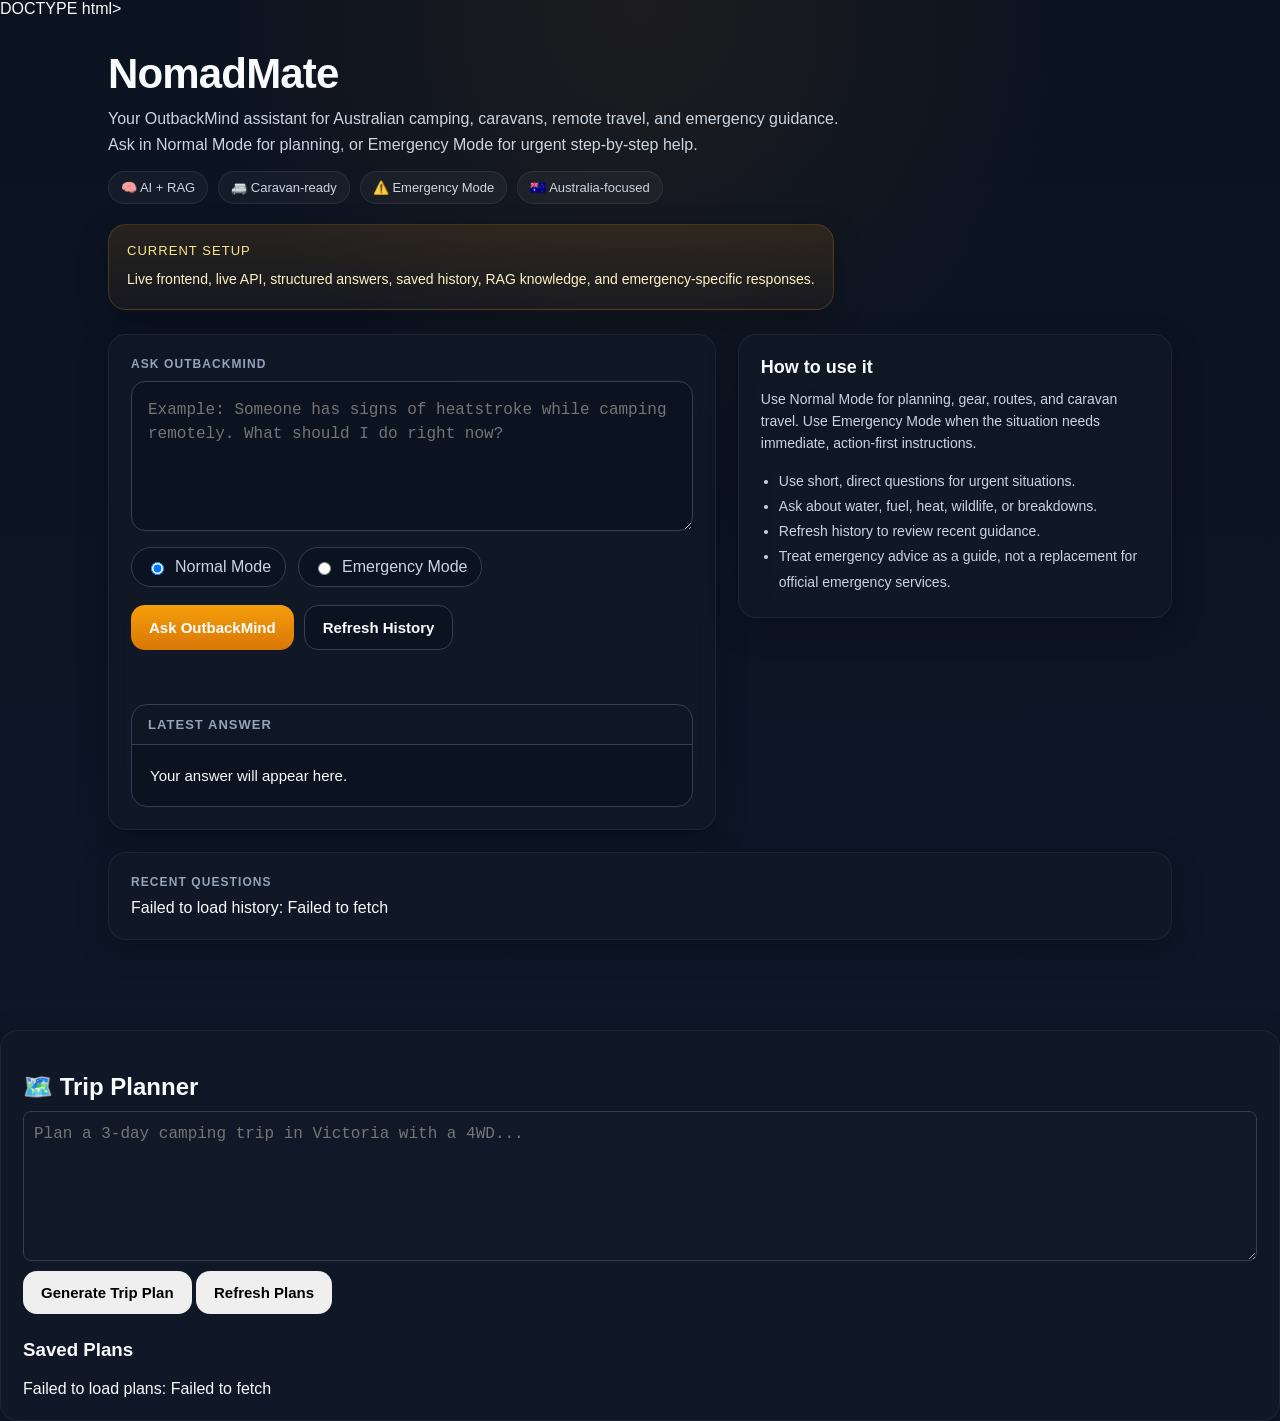
<file: backups/index_BEFORE_CHECKLIST.html>
DOCTYPE html>
<html lang="en">
<head>
  <meta charset="UTF-8" />
  <title>NomadMate | OutbackMind</title>
  <meta name="viewport" content="width=device-width, initial-scale=1.0" />
  <style>
    :root {
      --bg: #0b1220;
      --panel: #111827;
      --panel-2: #1f2937;
      --border: #334155;
      --text: #f8fafc;
      --muted: #cbd5e1;
      --muted-2: #94a3b8;
      --accent: #d97706;
      --accent-2: #f59e0b;
      --danger: #b91c1c;
      --danger-2: #7f1d1d;
      --ok: #065f46;
      --ok-2: #10b981;
      --shadow: 0 10px 30px rgba(0,0,0,0.25);
      --radius: 18px;
    }

    * {
      box-sizing: border-box;
    }

    body {
      font-family: Arial, sans-serif;
      background:
        radial-gradient(circle at top, rgba(245,158,11,0.08), transparent 28%),
        linear-gradient(180deg, #0b1220 0%, #0f172a 100%);
      color: var(--text);
      margin: 0;
      padding: 0;
    }

    .wrap {
      max-width: 1100px;
      margin: 0 auto;
      padding: 32px 18px 60px;
    }

    .hero {
      display: flex;
      justify-content: space-between;
      gap: 20px;
      align-items: flex-start;
      margin-bottom: 24px;
      flex-wrap: wrap;
    }

    .hero-left h1 {
      font-size: 42px;
      margin: 0 0 8px;
      letter-spacing: -0.02em;
    }

    .hero-left p {
      margin: 0;
      color: var(--muted);
      max-width: 760px;
      line-height: 1.6;
      font-size: 16px;
    }

    .brand-badges {
      display: flex;
      gap: 10px;
      flex-wrap: wrap;
      margin-top: 14px;
    }

    .badge {
      display: inline-flex;
      align-items: center;
      gap: 8px;
      background: rgba(255,255,255,0.04);
      border: 1px solid rgba(255,255,255,0.08);
      color: var(--muted);
      border-radius: 999px;
      padding: 8px 12px;
      font-size: 13px;
    }

    .hero-card {
      min-width: 260px;
      background: linear-gradient(180deg, rgba(245,158,11,0.12), rgba(217,119,6,0.05));
      border: 1px solid rgba(245,158,11,0.2);
      border-radius: var(--radius);
      padding: 18px;
      box-shadow: var(--shadow);
    }

    .hero-card-title {
      font-size: 13px;
      color: #fde68a;
      text-transform: uppercase;
      letter-spacing: 0.08em;
      margin-bottom: 10px;
    }

    .hero-card p {
      margin: 0;
      color: #fef3c7;
      line-height: 1.6;
      font-size: 14px;
    }

    .grid {
      display: grid;
      grid-template-columns: 1.4fr 1fr;
      gap: 22px;
      align-items: start;
    }

    .card {
      background: rgba(17,24,39,0.92);
      border: 1px solid rgba(255,255,255,0.06);
      border-radius: var(--radius);
      padding: 22px;
      box-shadow: var(--shadow);
      backdrop-filter: blur(10px);
    }

    .label {
      font-size: 12px;
      color: var(--muted-2);
      text-transform: uppercase;
      letter-spacing: 0.09em;
      margin-bottom: 10px;
      font-weight: bold;
    }

    textarea {
      width: 100%;
      min-height: 150px;
      border-radius: 14px;
      border: 1px solid var(--border);
      background: #0b1220;
      color: var(--text);
      padding: 16px;
      font-size: 16px;
      line-height: 1.5;
      resize: vertical;
      outline: none;
    }

    textarea:focus {
      border-color: var(--accent);
      box-shadow: 0 0 0 3px rgba(217,119,6,0.15);
    }

    .mode-wrap {
      margin-top: 16px;
      display: flex;
      gap: 12px;
      align-items: center;
      flex-wrap: wrap;
    }

    .mode-pill {
      display: inline-flex;
      align-items: center;
      gap: 8px;
      padding: 10px 14px;
      border-radius: 999px;
      background: #0b1220;
      border: 1px solid var(--border);
      color: var(--muted);
      cursor: pointer;
      transition: 0.2s ease;
    }

    .mode-pill:hover {
      border-color: var(--accent);
    }

    .actions {
      display: flex;
      gap: 10px;
      flex-wrap: wrap;
      margin-top: 18px;
    }

    button {
      border: none;
      border-radius: 14px;
      padding: 13px 18px;
      font-size: 15px;
      cursor: pointer;
      font-weight: bold;
      transition: transform 0.08s ease, opacity 0.2s ease;
    }

    button:hover {
      transform: translateY(-1px);
    }

    button:disabled {
      opacity: 0.6;
      cursor: not-allowed;
      transform: none;
    }

    .btn-primary {
      background: linear-gradient(180deg, var(--accent-2), var(--accent));
      color: white;
    }

    .btn-secondary {
      background: #0b1220;
      color: var(--text);
      border: 1px solid var(--border);
    }

    .status {
      margin-top: 14px;
      font-size: 14px;
      color: #fbbf24;
      min-height: 22px;
    }

    .output {
      margin-top: 18px;
      padding: 0;
      border-radius: 16px;
      background: #0b1220;
      border: 1px solid var(--border);
      overflow: hidden;
    }

    .output-header {
      padding: 12px 16px;
      border-bottom: 1px solid var(--border);
      background: rgba(255,255,255,0.02);
      font-size: 13px;
      color: var(--muted-2);
      text-transform: uppercase;
      letter-spacing: 0.08em;
      font-weight: bold;
    }

    .output-body {
      padding: 18px;
      white-space: pre-wrap;
      line-height: 1.7;
      color: var(--text);
      font-size: 15px;
    }

    .output.emergency {
      border-color: rgba(185,28,28,0.6);
      box-shadow: 0 0 0 1px rgba(185,28,28,0.15);
    }

    .output.emergency .output-header {
      background: rgba(185,28,28,0.14);
      color: #fecaca;
      border-bottom-color: rgba(185,28,28,0.3);
    }

    .side-card-title {
      margin: 0 0 10px;
      font-size: 18px;
    }

    .mini-note {
      color: var(--muted);
      font-size: 14px;
      line-height: 1.6;
      margin-top: 0;
    }

    .history {
      display: flex;
      flex-direction: column;
      gap: 14px;
    }

    .history-item {
      padding: 16px;
      border-radius: 16px;
      background: #0b1220;
      border: 1px solid var(--border);
    }

    .history-top {
      display: flex;
      justify-content: space-between;
      gap: 10px;
      align-items: center;
      margin-bottom: 10px;
      flex-wrap: wrap;
    }

    .history-q {
      font-weight: bold;
      color: var(--text);
      line-height: 1.5;
    }

    .history-a {
      color: var(--muted);
      line-height: 1.6;
      margin-top: 8px;
      white-space: pre-wrap;
    }

    .history-time {
      margin-top: 10px;
      font-size: 12px;
      color: var(--muted-2);
    }

    .emergency-badge {
      display: inline-block;
      padding: 5px 9px;
      font-size: 12px;
      border-radius: 999px;
      background: linear-gradient(180deg, var(--danger), var(--danger-2));
      color: #fff;
      font-weight: bold;
      letter-spacing: 0.04em;
    }

    .normal-badge {
      display: inline-block;
      padding: 5px 9px;
      font-size: 12px;
      border-radius: 999px;
      background: rgba(16,185,129,0.12);
      border: 1px solid rgba(16,185,129,0.25);
      color: #d1fae5;
      font-weight: bold;
      letter-spacing: 0.04em;
    }

    .helper-list {
      margin: 14px 0 0;
      padding-left: 18px;
      color: var(--muted);
      line-height: 1.8;
      font-size: 14px;
    }

    @media (max-width: 900px) {
      .grid {
        grid-template-columns: 1fr;
      }

      .hero-left h1 {
        font-size: 34px;
      }
    }
  </style>
</head>
<body>
  <div class="wrap">
    <div class="hero">
      <div class="hero-left">
        <h1>NomadMate</h1>
        <p>Your OutbackMind assistant for Australian camping, caravans, remote travel, and emergency guidance. Ask in Normal Mode for planning, or Emergency Mode for urgent step-by-step help.</p>

        <div class="brand-badges">
          <div class="badge">🧠 AI + RAG</div>
          <div class="badge">🚐 Caravan-ready</div>
          <div class="badge">⚠️ Emergency Mode</div>
          <div class="badge">🇦🇺 Australia-focused</div>
        </div>
      </div>

      <div class="hero-card">
        <div class="hero-card-title">Current Setup</div>
        <p>Live frontend, live API, structured answers, saved history, RAG knowledge, and emergency-specific responses.</p>
      </div>
    </div>

    <div class="grid">
      <div class="card">
        <div class="label">Ask OutbackMind</div>
        <textarea id="question" placeholder="Example: Someone has signs of heatstroke while camping remotely. What should I do right now?"></textarea>

        <div class="mode-wrap">
          <label class="mode-pill">
            <input type="radio" name="mode" value="normal" checked />
            <span>Normal Mode</span>
          </label>

          <label class="mode-pill">
            <input type="radio" name="mode" value="emergency" />
            <span>Emergency Mode</span>
          </label>
        </div>

        <div class="actions">
          <button id="askBtn" class="btn-primary">Ask OutbackMind</button>
          <button id="refreshBtn" class="btn-secondary">Refresh History</button>
        </div>

        <div class="status" id="status"></div>

        <div class="output" id="outputCard">
          <div class="output-header" id="outputHeader">Latest Answer</div>
          <div class="output-body" id="output">Your answer will appear here.</div>
        </div>
      </div>

      <div class="card">
        <h3 class="side-card-title">How to use it</h3>
        <p class="mini-note">Use Normal Mode for planning, gear, routes, and caravan travel. Use Emergency Mode when the situation needs immediate, action-first instructions.</p>

        <ul class="helper-list">
          <li>Use short, direct questions for urgent situations.</li>
          <li>Ask about water, fuel, heat, wildlife, or breakdowns.</li>
          <li>Refresh history to review recent guidance.</li>
          <li>Treat emergency advice as a guide, not a replacement for official emergency services.</li>
        </ul>
      </div>
    </div>

    <div class="card" style="margin-top: 22px;">
      <div class="label">Recent Questions</div>
      <div id="history" class="history">Loading history...</div>
    </div>
  </div>

  <div class="card" style="margin-top:30px;">
  <h2 style="margin-bottom:10px;">🗺️ Trip Planner</h2>

  <textarea id="tripInput" placeholder="Plan a 3-day camping trip in Victoria with a 4WD..."
    style="width:100%; padding:10px; border-radius:8px; background:#111827; color:#fff; border:1px solid #334155;"></textarea>

  <div style="margin-top:10px;">
    <button id="planBtn">Generate Trip Plan</button>
    <button id="refreshPlansBtn">Refresh Plans</button>
  </div>

  <div id="tripStatus" style="margin-top:10px; color:#94a3b8;"></div>

  <div id="tripOutput" style="margin-top:15px;"></div>

  <h3 style="margin-top:25px;">Saved Plans</h3>
  <div id="tripHistory"></div>
</div>

 <script>
  const askBtn = document.getElementById("askBtn");
  const refreshBtn = document.getElementById("refreshBtn");
  const questionEl = document.getElementById("question");
  const outputEl = document.getElementById("output");
  const outputCardEl = document.getElementById("outputCard");
  const outputHeaderEl = document.getElementById("outputHeader");
  const statusEl = document.getElementById("status");
  const historyEl = document.getElementById("history");

  const planBtn = document.getElementById("planBtn");
  const tripInput = document.getElementById("tripInput");
  const tripOutput = document.getElementById("tripOutput");
  const tripStatus = document.getElementById("tripStatus");
  const tripHistory = document.getElementById("tripHistory");
  const refreshPlansBtn = document.getElementById("refreshPlansBtn");

  function getSelectedMode() {
    const checked = document.querySelector('input[name="mode"]:checked');
    return checked ? checked.value : "normal";
  }

  function escapeHtml(text) {
    return String(text)
      .replaceAll("&", "&amp;")
      .replaceAll("<", "&lt;")
      .replaceAll(">", "&gt;");
  }

  function formatAnswer(text) {
    const linked = escapeHtml(text).replace(
      /(https?:\/\/[^\s<]+)/g,
      '<a href="$1" target="_blank" rel="noopener noreferrer" style="color:#f59e0b;">$1</a>'
    );

    return linked.replace(/\n/g, "<br>");
  }

  function formatPlan(text) {
    return escapeHtml(text).replace(/\n/g, "<br>");
  }
function renderRecommendedGear(items) {
  if (!items || !items.length) {
    return "";
  }

  return `
    <div style="margin-top:18px; padding-top:16px; border-top:1px solid #334155;">
      <div style="font-size:12px; color:#94a3b8; text-transform:uppercase; letter-spacing:0.08em; margin-bottom:10px; font-weight:bold;">
        🛒 Smart Gear Recommendations
      </div>

      <div style="display:flex; flex-direction:column; gap:8px;">
        ${items.map(item => `
          <div style="
            background:#0b1220;
            border:1px solid #334155;
            border-radius:12px;
            padding:10px 12px;
          ">
            <div style="display:flex; justify-content:space-between; gap:10px; align-items:flex-start;">
              <div>
                <div style="font-size:14px; color:#f59e0b; font-weight:700;">
                  ${escapeHtml(item.name || "Recommended Gear")}
                </div>
                <div style="font-size:12px; color:#cbd5e1; line-height:1.4; margin-top:4px;">
                  ${escapeHtml(item.use_case || "")}
                </div>
              </div>

              <div style="
                white-space:nowrap;
                font-size:10px;
                color:#10b981;
                border:1px solid rgba(16,185,129,0.4);
                border-radius:999px;
                padding:3px 7px;
                font-weight:700;
              ">
                ${escapeHtml(item.priority || "Recommended")}
              </div>
            </div>

            <div style="font-size:10px; color:#94a3b8; text-transform:uppercase; letter-spacing:0.06em; margin-top:6px;">
              ${escapeHtml(item.category || "Gear")}
            </div>
          </div>
        `).join("")}
      </div>
    </div>
  `;
}
  async function loadHistory() {
    historyEl.textContent = "Loading...";
    try {
      const response = await fetch("https://api.outbackmind.au/history");
      if (!response.ok) {
        throw new Error(`History API returned ${response.status}`);
      }

      const items = await response.json();

      if (!items.length) {
        historyEl.textContent = "No saved questions yet.";
        return;
      }

      historyEl.innerHTML = items.map(item => `
        <div class="history-item">
          <div class="history-top">
            <div class="history-q">Q: ${escapeHtml(item.question)}</div>
            ${item.mode === "emergency"
              ? '<span class="emergency-badge">EMERGENCY</span>'
              : '<span class="normal-badge">NORMAL</span>'}
          </div>
          <div class="history-a">${formatAnswer(item.answer)}</div>
          <div class="history-time">${escapeHtml(item.created_at)}</div>
        </div>
      `).join("");
    } catch (error) {
      historyEl.textContent = `Failed to load history: ${error.message}`;
    }
  }

  async function loadTripPlans() {
  tripHistory.textContent = "Loading...";

  try {
    const response = await fetch("https://api.outbackmind.au/trip-plans");
    if (!response.ok) {
      throw new Error(`Trip Plans API returned ${response.status}`);
    }

    const items = await response.json();

    if (!items.length) {
      tripHistory.textContent = "No saved plans yet.";
      return;
    }

    tripHistory.innerHTML = items.map(item => `
      <div class="history-item" style="margin-bottom:15px;">
        <div><strong>${escapeHtml(item.request)}</strong></div>

        <div id="trip-plan-${item.id}" style="margin-top:5px;">
          ${formatPlan(item.plan)}
        </div>

        <div style="margin-top:8px;">
          <button
            class="copy-plan-btn"
            data-plan-id="${item.id}"
            style="
              display:inline-block;
              padding:6px 10px;
              border-radius:8px;
              background:#0b1220;
              border:1px solid #334155;
              color:#f59e0b;
              font-weight:600;
              font-size:12px;
              margin-right:8px;
              cursor:pointer;
            "
          >
            📋 Copy Plan
          </button>

          <a
            href="https://api.outbackmind.au/trip-plans/${item.id}/pdf"
            target="_blank"
            rel="noopener noreferrer"
            style="
              display:inline-block;
              padding:6px 10px;
              border-radius:8px;
              background:#0b1220;
              border:1px solid #334155;
              color:#f59e0b;
              text-decoration:none;
              font-weight:600;
              font-size:12px;
            "
          >
            📄 Download PDF
          </a>
        </div>

        <div style="font-size:12px; color:#94a3b8; margin-top:5px;">
          ${escapeHtml(item.created_at)}
        </div>
      </div>
    `).join("");

    document.querySelectorAll(".copy-plan-btn").forEach(btn => {
  btn.addEventListener("click", () => {
    const id = btn.getAttribute("data-plan-id");
    const el = document.getElementById(`trip-plan-${id}`);

    if (!el) {
      btn.textContent = "❌ Error";
      return;
    }

       const rawText = el.innerText;

// Clean + formatted version
const formatted = `🗺️ Trip Plan\n\n${rawText}\n\nGenerated by OutbackMind`;

navigator.clipboard.writeText(formatted)
  .then(() => {
    btn.textContent = "✅ Copied!";
    setTimeout(() => {
      btn.textContent = "📋 Copy Plan";
    }, 1500);
  })
  .catch(() => {
    btn.textContent = "❌ Failed";
  });
      });
    });

  } catch (error) {
    tripHistory.textContent = `Failed to load plans: ${error.message}`;
  }
}

  askBtn.addEventListener("click", async () => {
    const question = questionEl.value.trim();
    const mode = getSelectedMode();

    if (!question) {
      statusEl.textContent = "Please enter a question.";
      return;
    }

    askBtn.disabled = true;
    statusEl.textContent = mode === "emergency"
      ? "🚨 Generating emergency guidance..."
      : "⏳ Thinking...";

    outputEl.textContent = "";
    outputCardEl.classList.toggle("emergency", mode === "emergency");
    outputHeaderEl.textContent = mode === "emergency"
      ? "Emergency Response"
      : "Latest Answer";

    try {
      const response = await fetch("https://api.outbackmind.au/ask", {
        method: "POST",
        headers: {
          "Content-Type": "application/json"
        },
        body: JSON.stringify({ question, mode })
      });

      const data = await response.json();

      if (!response.ok) {
        let errorText = `API returned ${response.status}`;
        if (data.detail) {
          errorText = data.detail;
        }
        throw new Error(errorText);
      }

      outputEl.innerHTML =
        formatAnswer(data.answer || "") +
        renderRecommendedGear(data.recommended_gear || []);

      statusEl.textContent = mode === "emergency"
        ? "🚨 Emergency response received and saved."
        : "✅ Response received and saved.";

      questionEl.value = "";
      await loadHistory();
    } catch (error) {
      outputEl.textContent = "Something went wrong while contacting OutbackMind.";
      statusEl.textContent = "❌ " + error.message;
    } finally {
      askBtn.disabled = false;
    }
  });

  if (planBtn) {
    planBtn.addEventListener("click", async () => {
      const request = tripInput.value.trim();

      if (!request) {
        tripStatus.textContent = "Please enter a trip request.";
        return;
      }

      tripStatus.textContent = "⏳ Planning your trip...";
      tripOutput.innerHTML = "";
      planBtn.disabled = true;

      try {
        const response = await fetch("https://api.outbackmind.au/plan-trip", {
          method: "POST",
          headers: {
            "Content-Type": "application/json"
          },
          body: JSON.stringify({ request })
        });

        const data = await response.json();

        if (!response.ok) {
          throw new Error(data.detail || "Failed to generate trip");
        }

        tripOutput.innerHTML = formatPlan(data.plan || "");
        tripStatus.textContent = "✅ Trip plan generated and saved.";
        tripInput.value = "";
        await loadTripPlans();
      } catch (error) {
        tripStatus.textContent = "❌ " + error.message;
      } finally {
        planBtn.disabled = false;
      }
    });
  }

  if (refreshBtn) {
    refreshBtn.addEventListener("click", loadHistory);
  }

  if (refreshPlansBtn) {
    refreshPlansBtn.addEventListener("click", loadTripPlans);
  }

  loadHistory();
  loadTripPlans();
</script>
</body>
</html>
</file>
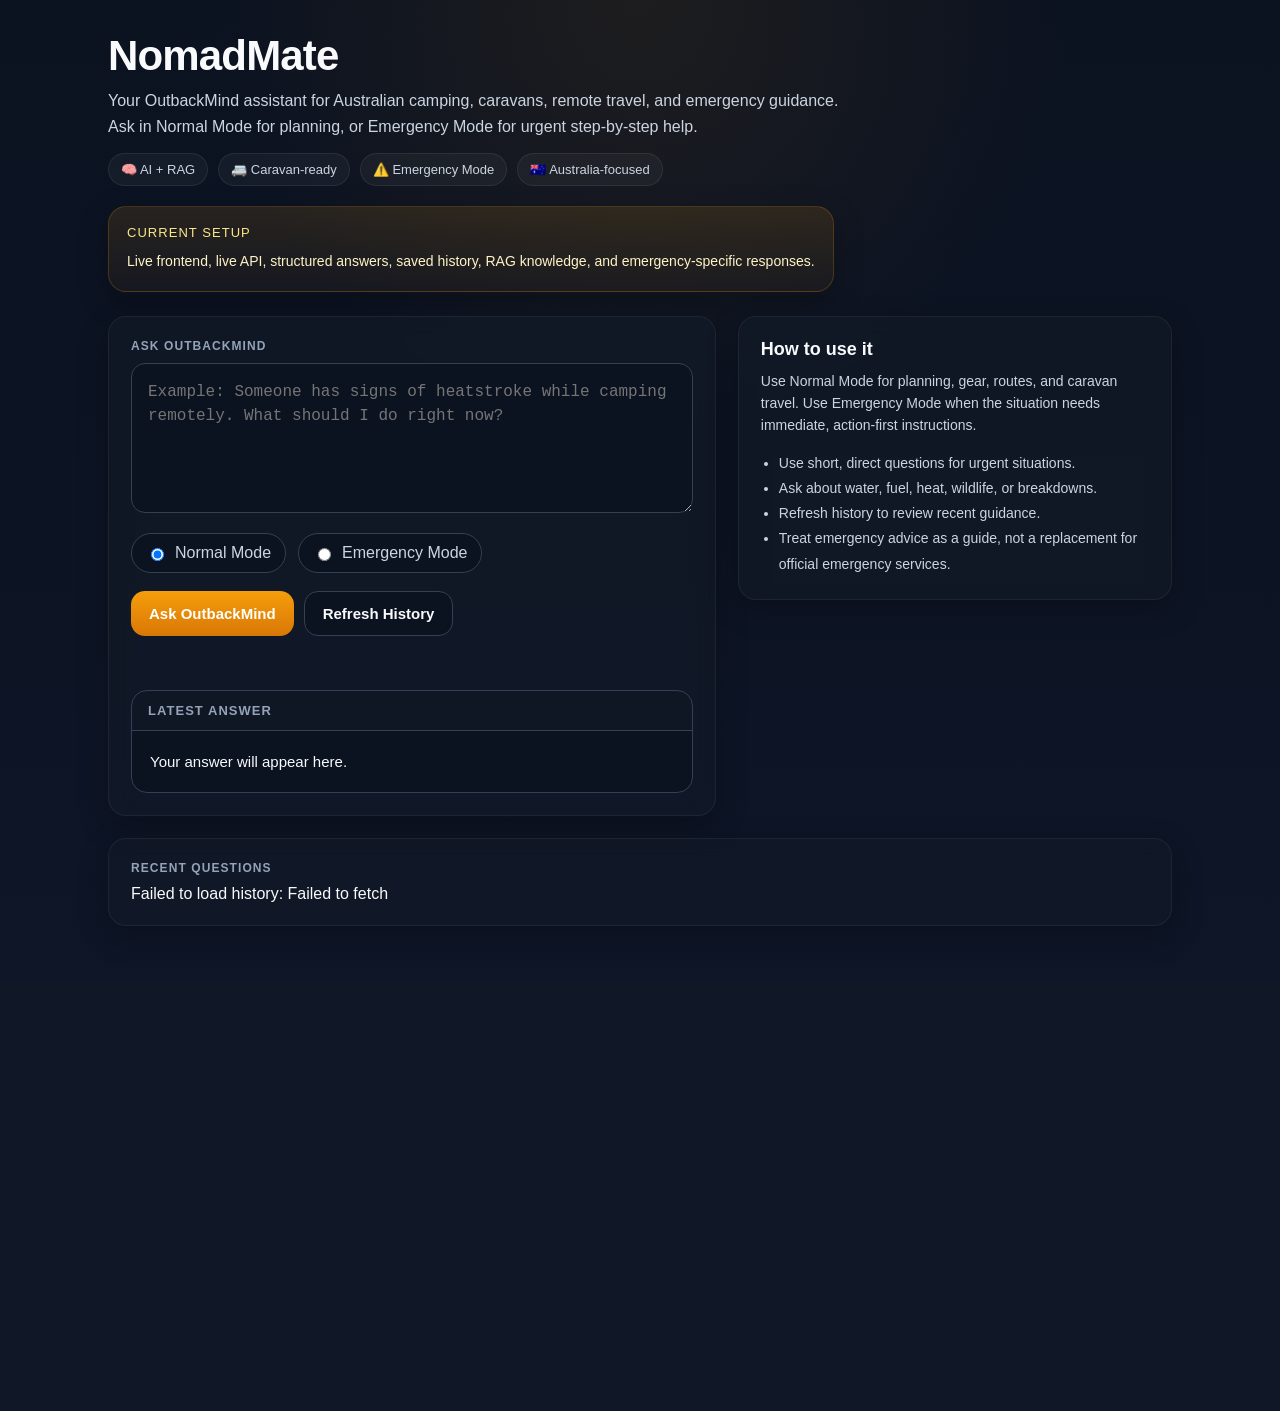
<file: backups/index_BEFORE_COPY_PLAN.html>
<!DOCTYPE html>
<html lang="en">
<head>
  <meta charset="UTF-8" />
  <title>NomadMate | OutbackMind</title>
  <meta name="viewport" content="width=device-width, initial-scale=1.0" />
  <style>
    :root {
      --bg: #0b1220;
      --panel: #111827;
      --panel-2: #1f2937;
      --border: #334155;
      --text: #f8fafc;
      --muted: #cbd5e1;
      --muted-2: #94a3b8;
      --accent: #d97706;
      --accent-2: #f59e0b;
      --danger: #b91c1c;
      --danger-2: #7f1d1d;
      --ok: #065f46;
      --ok-2: #10b981;
      --shadow: 0 10px 30px rgba(0,0,0,0.25);
      --radius: 18px;
    }

    * {
      box-sizing: border-box;
    }

    body {
      font-family: Arial, sans-serif;
      background:
        radial-gradient(circle at top, rgba(245,158,11,0.08), transparent 28%),
        linear-gradient(180deg, #0b1220 0%, #0f172a 100%);
      color: var(--text);
      margin: 0;
      padding: 0;
    }

    .wrap {
      max-width: 1100px;
      margin: 0 auto;
      padding: 32px 18px 60px;
    }

    .hero {
      display: flex;
      justify-content: space-between;
      gap: 20px;
      align-items: flex-start;
      margin-bottom: 24px;
      flex-wrap: wrap;
    }

    .hero-left h1 {
      font-size: 42px;
      margin: 0 0 8px;
      letter-spacing: -0.02em;
    }

    .hero-left p {
      margin: 0;
      color: var(--muted);
      max-width: 760px;
      line-height: 1.6;
      font-size: 16px;
    }

    .brand-badges {
      display: flex;
      gap: 10px;
      flex-wrap: wrap;
      margin-top: 14px;
    }

    .badge {
      display: inline-flex;
      align-items: center;
      gap: 8px;
      background: rgba(255,255,255,0.04);
      border: 1px solid rgba(255,255,255,0.08);
      color: var(--muted);
      border-radius: 999px;
      padding: 8px 12px;
      font-size: 13px;
    }

    .hero-card {
      min-width: 260px;
      background: linear-gradient(180deg, rgba(245,158,11,0.12), rgba(217,119,6,0.05));
      border: 1px solid rgba(245,158,11,0.2);
      border-radius: var(--radius);
      padding: 18px;
      box-shadow: var(--shadow);
    }

    .hero-card-title {
      font-size: 13px;
      color: #fde68a;
      text-transform: uppercase;
      letter-spacing: 0.08em;
      margin-bottom: 10px;
    }

    .hero-card p {
      margin: 0;
      color: #fef3c7;
      line-height: 1.6;
      font-size: 14px;
    }

    .grid {
      display: grid;
      grid-template-columns: 1.4fr 1fr;
      gap: 22px;
      align-items: start;
    }

    .card {
      background: rgba(17,24,39,0.92);
      border: 1px solid rgba(255,255,255,0.06);
      border-radius: var(--radius);
      padding: 22px;
      box-shadow: var(--shadow);
      backdrop-filter: blur(10px);
    }

    .label {
      font-size: 12px;
      color: var(--muted-2);
      text-transform: uppercase;
      letter-spacing: 0.09em;
      margin-bottom: 10px;
      font-weight: bold;
    }

    textarea {
      width: 100%;
      min-height: 150px;
      border-radius: 14px;
      border: 1px solid var(--border);
      background: #0b1220;
      color: var(--text);
      padding: 16px;
      font-size: 16px;
      line-height: 1.5;
      resize: vertical;
      outline: none;
    }

    textarea:focus {
      border-color: var(--accent);
      box-shadow: 0 0 0 3px rgba(217,119,6,0.15);
    }

    .mode-wrap {
      margin-top: 16px;
      display: flex;
      gap: 12px;
      align-items: center;
      flex-wrap: wrap;
    }

    .mode-pill {
      display: inline-flex;
      align-items: center;
      gap: 8px;
      padding: 10px 14px;
      border-radius: 999px;
      background: #0b1220;
      border: 1px solid var(--border);
      color: var(--muted);
      cursor: pointer;
      transition: 0.2s ease;
    }

    .mode-pill:hover {
      border-color: var(--accent);
    }

    .actions {
      display: flex;
      gap: 10px;
      flex-wrap: wrap;
      margin-top: 18px;
    }

    button {
      border: none;
      border-radius: 14px;
      padding: 13px 18px;
      font-size: 15px;
      cursor: pointer;
      font-weight: bold;
      transition: transform 0.08s ease, opacity 0.2s ease;
    }

    button:hover {
      transform: translateY(-1px);
    }

    button:disabled {
      opacity: 0.6;
      cursor: not-allowed;
      transform: none;
    }

    .btn-primary {
      background: linear-gradient(180deg, var(--accent-2), var(--accent));
      color: white;
    }

    .btn-secondary {
      background: #0b1220;
      color: var(--text);
      border: 1px solid var(--border);
    }

    .status {
      margin-top: 14px;
      font-size: 14px;
      color: #fbbf24;
      min-height: 22px;
    }

    .output {
      margin-top: 18px;
      padding: 0;
      border-radius: 16px;
      background: #0b1220;
      border: 1px solid var(--border);
      overflow: hidden;
    }

    .output-header {
      padding: 12px 16px;
      border-bottom: 1px solid var(--border);
      background: rgba(255,255,255,0.02);
      font-size: 13px;
      color: var(--muted-2);
      text-transform: uppercase;
      letter-spacing: 0.08em;
      font-weight: bold;
    }

    .output-body {
      padding: 18px;
      white-space: pre-wrap;
      line-height: 1.7;
      color: var(--text);
      font-size: 15px;
    }

    .output.emergency {
      border-color: rgba(185,28,28,0.6);
      box-shadow: 0 0 0 1px rgba(185,28,28,0.15);
    }

    .output.emergency .output-header {
      background: rgba(185,28,28,0.14);
      color: #fecaca;
      border-bottom-color: rgba(185,28,28,0.3);
    }

    .side-card-title {
      margin: 0 0 10px;
      font-size: 18px;
    }

    .mini-note {
      color: var(--muted);
      font-size: 14px;
      line-height: 1.6;
      margin-top: 0;
    }

    .history {
      display: flex;
      flex-direction: column;
      gap: 14px;
    }

    .history-item {
      padding: 16px;
      border-radius: 16px;
      background: #0b1220;
      border: 1px solid var(--border);
    }

    .history-top {
      display: flex;
      justify-content: space-between;
      gap: 10px;
      align-items: center;
      margin-bottom: 10px;
      flex-wrap: wrap;
    }

    .history-q {
      font-weight: bold;
      color: var(--text);
      line-height: 1.5;
    }

    .history-a {
      color: var(--muted);
      line-height: 1.6;
      margin-top: 8px;
      white-space: pre-wrap;
    }

    .history-time {
      margin-top: 10px;
      font-size: 12px;
      color: var(--muted-2);
    }

    .emergency-badge {
      display: inline-block;
      padding: 5px 9px;
      font-size: 12px;
      border-radius: 999px;
      background: linear-gradient(180deg, var(--danger), var(--danger-2));
      color: #fff;
      font-weight: bold;
      letter-spacing: 0.04em;
    }

    .normal-badge {
      display: inline-block;
      padding: 5px 9px;
      font-size: 12px;
      border-radius: 999px;
      background: rgba(16,185,129,0.12);
      border: 1px solid rgba(16,185,129,0.25);
      color: #d1fae5;
      font-weight: bold;
      letter-spacing: 0.04em;
    }

    .helper-list {
      margin: 14px 0 0;
      padding-left: 18px;
      color: var(--muted);
      line-height: 1.8;
      font-size: 14px;
    }

    @media (max-width: 900px) {
      .grid {
        grid-template-columns: 1fr;
      }

      .hero-left h1 {
        font-size: 34px;
      }
    }
  </style>
</head>
<body>
  <div class="wrap">
    <div class="hero">
      <div class="hero-left">
        <h1>NomadMate</h1>
        <p>Your OutbackMind assistant for Australian camping, caravans, remote travel, and emergency guidance. Ask in Normal Mode for planning, or Emergency Mode for urgent step-by-step help.</p>

        <div class="brand-badges">
          <div class="badge">🧠 AI + RAG</div>
          <div class="badge">🚐 Caravan-ready</div>
          <div class="badge">⚠️ Emergency Mode</div>
          <div class="badge">🇦🇺 Australia-focused</div>
        </div>
      </div>

      <div class="hero-card">
        <div class="hero-card-title">Current Setup</div>
        <p>Live frontend, live API, structured answers, saved history, RAG knowledge, and emergency-specific responses.</p>
      </div>
    </div>

    <div class="grid">
      <div class="card">
        <div class="label">Ask OutbackMind</div>
        <textarea id="question" placeholder="Example: Someone has signs of heatstroke while camping remotely. What should I do right now?"></textarea>

        <div class="mode-wrap">
          <label class="mode-pill">
            <input type="radio" name="mode" value="normal" checked />
            <span>Normal Mode</span>
          </label>

          <label class="mode-pill">
            <input type="radio" name="mode" value="emergency" />
            <span>Emergency Mode</span>
          </label>
        </div>

        <div class="actions">
          <button id="askBtn" class="btn-primary">Ask OutbackMind</button>
          <button id="refreshBtn" class="btn-secondary">Refresh History</button>
        </div>

        <div class="status" id="status"></div>

        <div class="output" id="outputCard">
          <div class="output-header" id="outputHeader">Latest Answer</div>
          <div class="output-body" id="output">Your answer will appear here.</div>
        </div>
      </div>

      <div class="card">
        <h3 class="side-card-title">How to use it</h3>
        <p class="mini-note">Use Normal Mode for planning, gear, routes, and caravan travel. Use Emergency Mode when the situation needs immediate, action-first instructions.</p>

        <ul class="helper-list">
          <li>Use short, direct questions for urgent situations.</li>
          <li>Ask about water, fuel, heat, wildlife, or breakdowns.</li>
          <li>Refresh history to review recent guidance.</li>
          <li>Treat emergency advice as a guide, not a replacement for official emergency services.</li>
        </ul>
      </div>
    </div>

    <div class="card" style="margin-top: 22px;">
      <div class="label">Recent Questions</div>
      <div id="history" class="history">Loading history...</div>
    </div>
  </div>

  <div class="card" style="margin-top:30px;">
  <h2 style="margin-bottom:10px;">🗺️ Trip Planner</h2>

  <textarea id="tripInput" placeholder="Plan a 3-day camping trip in Victoria with a 4WD..."
    style="width:100%; padding:10px; border-radius:8px; background:#111827; color:#fff; border:1px solid #334155;"></textarea>

  <div style="margin-top:10px;">
    <button id="planBtn">Generate Trip Plan</button>
    <button id="refreshPlansBtn">Refresh Plans</button>
  </div>

  <div id="tripStatus" style="margin-top:10px; color:#94a3b8;"></div>

  <div id="tripOutput" style="margin-top:15px;"></div>

  <h3 style="margin-top:25px;">Saved Plans</h3>
  <div id="tripHistory"></div>
</div>

 <script>
  const askBtn = document.getElementById("askBtn");
  const refreshBtn = document.getElementById("refreshBtn");
  const questionEl = document.getElementById("question");
  const outputEl = document.getElementById("output");
  const outputCardEl = document.getElementById("outputCard");
  const outputHeaderEl = document.getElementById("outputHeader");
  const statusEl = document.getElementById("status");
  const historyEl = document.getElementById("history");

  const planBtn = document.getElementById("planBtn");
  const tripInput = document.getElementById("tripInput");
  const tripOutput = document.getElementById("tripOutput");
  const tripStatus = document.getElementById("tripStatus");
  const tripHistory = document.getElementById("tripHistory");
  const refreshPlansBtn = document.getElementById("refreshPlansBtn");

  function getSelectedMode() {
    const checked = document.querySelector('input[name="mode"]:checked');
    return checked ? checked.value : "normal";
  }

  function escapeHtml(text) {
    return String(text)
      .replaceAll("&", "&amp;")
      .replaceAll("<", "&lt;")
      .replaceAll(">", "&gt;");
  }

  function formatAnswer(text) {
    const linked = escapeHtml(text).replace(
      /(https?:\/\/[^\s<]+)/g,
      '<a href="$1" target="_blank" rel="noopener noreferrer" style="color:#f59e0b;">$1</a>'
    );

    return linked.replace(/\n/g, "<br>");
  }

  function formatPlan(text) {
    return escapeHtml(text).replace(/\n/g, "<br>");
  }

  function renderRecommendedGear(items) {
    if (!items || !items.length) {
      return "";
    }

    return `
      <div style="margin-top:16px; padding:14px; border-top:1px solid #334155;">
        <div style="font-size:12px; color:#94a3b8; text-transform:uppercase; letter-spacing:0.08em; margin-bottom:10px; font-weight:bold;">
          Recommended Gear Links
        </div>
        <div style="display:flex; flex-wrap:wrap; gap:10px;">
          ${items.map(item => `
            <a
              href="${item.url}"
              target="_blank"
              rel="noopener noreferrer"
              style="
                display:inline-block;
                padding:10px 12px;
                border-radius:12px;
                background:#0b1220;
                border:1px solid #334155;
                color:#f59e0b;
                text-decoration:none;
                font-weight:600;
                font-size:14px;
              "
            >
              ${escapeHtml(item.name)}
            </a>
          `).join("")}
        </div>
      </div>
    `;
  }

  async function loadHistory() {
    historyEl.textContent = "Loading...";
    try {
      const response = await fetch("https://api.outbackmind.au/history");
      if (!response.ok) {
        throw new Error(`History API returned ${response.status}`);
      }

      const items = await response.json();

      if (!items.length) {
        historyEl.textContent = "No saved questions yet.";
        return;
      }

      historyEl.innerHTML = items.map(item => `
        <div class="history-item">
          <div class="history-top">
            <div class="history-q">Q: ${escapeHtml(item.question)}</div>
            ${item.mode === "emergency"
              ? '<span class="emergency-badge">EMERGENCY</span>'
              : '<span class="normal-badge">NORMAL</span>'}
          </div>
          <div class="history-a">${formatAnswer(item.answer)}</div>
          <div class="history-time">${escapeHtml(item.created_at)}</div>
        </div>
      `).join("");
    } catch (error) {
      historyEl.textContent = `Failed to load history: ${error.message}`;
    }
  }

  async function loadTripPlans() {
    tripHistory.textContent = "Loading...";

    try {
      const response = await fetch("https://api.outbackmind.au/trip-plans");
      if (!response.ok) {
        throw new Error(`Trip Plans API returned ${response.status}`);
      }

      const items = await response.json();

      if (!items.length) {
        tripHistory.textContent = "No saved plans yet.";
        return;
      }

      tripHistory.innerHTML = items.map(item => `
        <div class="history-item" style="margin-bottom:15px;">
          <div><strong>${escapeHtml(item.request)}</strong></div>

          <div style="margin-top:5px;">
            ${formatPlan(item.plan)}
          </div>

          <div style="margin-top:8px;">
            <a
              href="https://api.outbackmind.au/trip-plans/${item.id}/pdf"
              target="_blank"
              rel="noopener noreferrer"
              style="
                display:inline-block;
                padding:6px 10px;
                border-radius:8px;
                background:#0b1220;
                border:1px solid #334155;
                color:#f59e0b;
                text-decoration:none;
                font-weight:600;
                font-size:12px;
              "
            >
              📄 Download PDF
            </a>
          </div>

          <div style="font-size:12px; color:#94a3b8; margin-top:5px;">
            ${escapeHtml(item.created_at)}
          </div>
        </div>
      `).join("");
    } catch (error) {
      tripHistory.textContent = `Failed to load plans: ${error.message}`;
    }
  }

  askBtn.addEventListener("click", async () => {
    const question = questionEl.value.trim();
    const mode = getSelectedMode();

    if (!question) {
      statusEl.textContent = "Please enter a question.";
      return;
    }

    askBtn.disabled = true;
    statusEl.textContent = mode === "emergency"
      ? "🚨 Generating emergency guidance..."
      : "⏳ Thinking...";

    outputEl.textContent = "";
    outputCardEl.classList.toggle("emergency", mode === "emergency");
    outputHeaderEl.textContent = mode === "emergency"
      ? "Emergency Response"
      : "Latest Answer";

    try {
      const response = await fetch("https://api.outbackmind.au/ask", {
        method: "POST",
        headers: {
          "Content-Type": "application/json"
        },
        body: JSON.stringify({ question, mode })
      });

      const data = await response.json();

      if (!response.ok) {
        let errorText = `API returned ${response.status}`;
        if (data.detail) {
          errorText = data.detail;
        }
        throw new Error(errorText);
      }

      outputEl.innerHTML =
        formatAnswer(data.answer || "") +
        renderRecommendedGear(data.recommended_gear || []);

      statusEl.textContent = mode === "emergency"
        ? "🚨 Emergency response received and saved."
        : "✅ Response received and saved.";

      questionEl.value = "";
      await loadHistory();
    } catch (error) {
      outputEl.textContent = "Something went wrong while contacting OutbackMind.";
      statusEl.textContent = "❌ " + error.message;
    } finally {
      askBtn.disabled = false;
    }
  });

  if (planBtn) {
    planBtn.addEventListener("click", async () => {
      const request = tripInput.value.trim();

      if (!request) {
        tripStatus.textContent = "Please enter a trip request.";
        return;
      }

      tripStatus.textContent = "⏳ Planning your trip...";
      tripOutput.innerHTML = "";
      planBtn.disabled = true;

      try {
        const response = await fetch("https://api.outbackmind.au/plan-trip", {
          method: "POST",
          headers: {
            "Content-Type": "application/json"
          },
          body: JSON.stringify({ request })
        });

        const data = await response.json();

        if (!response.ok) {
          throw new Error(data.detail || "Failed to generate trip");
        }

        tripOutput.innerHTML = formatPlan(data.plan || "");
        tripStatus.textContent = "✅ Trip plan generated and saved.";
        tripInput.value = "";
        await loadTripPlans();
      } catch (error) {
        tripStatus.textContent = "❌ " + error.message;
      } finally {
        planBtn.disabled = false;
      }
    });
  }

  if (refreshBtn) {
    refreshBtn.addEventListener("click", loadHistory);
  }

  if (refreshPlansBtn) {
    refreshPlansBtn.addEventListener("click", loadTripPlans);
  }

  loadHistory();
  loadTripPlans();
</script>
</body>
</html>
</file>
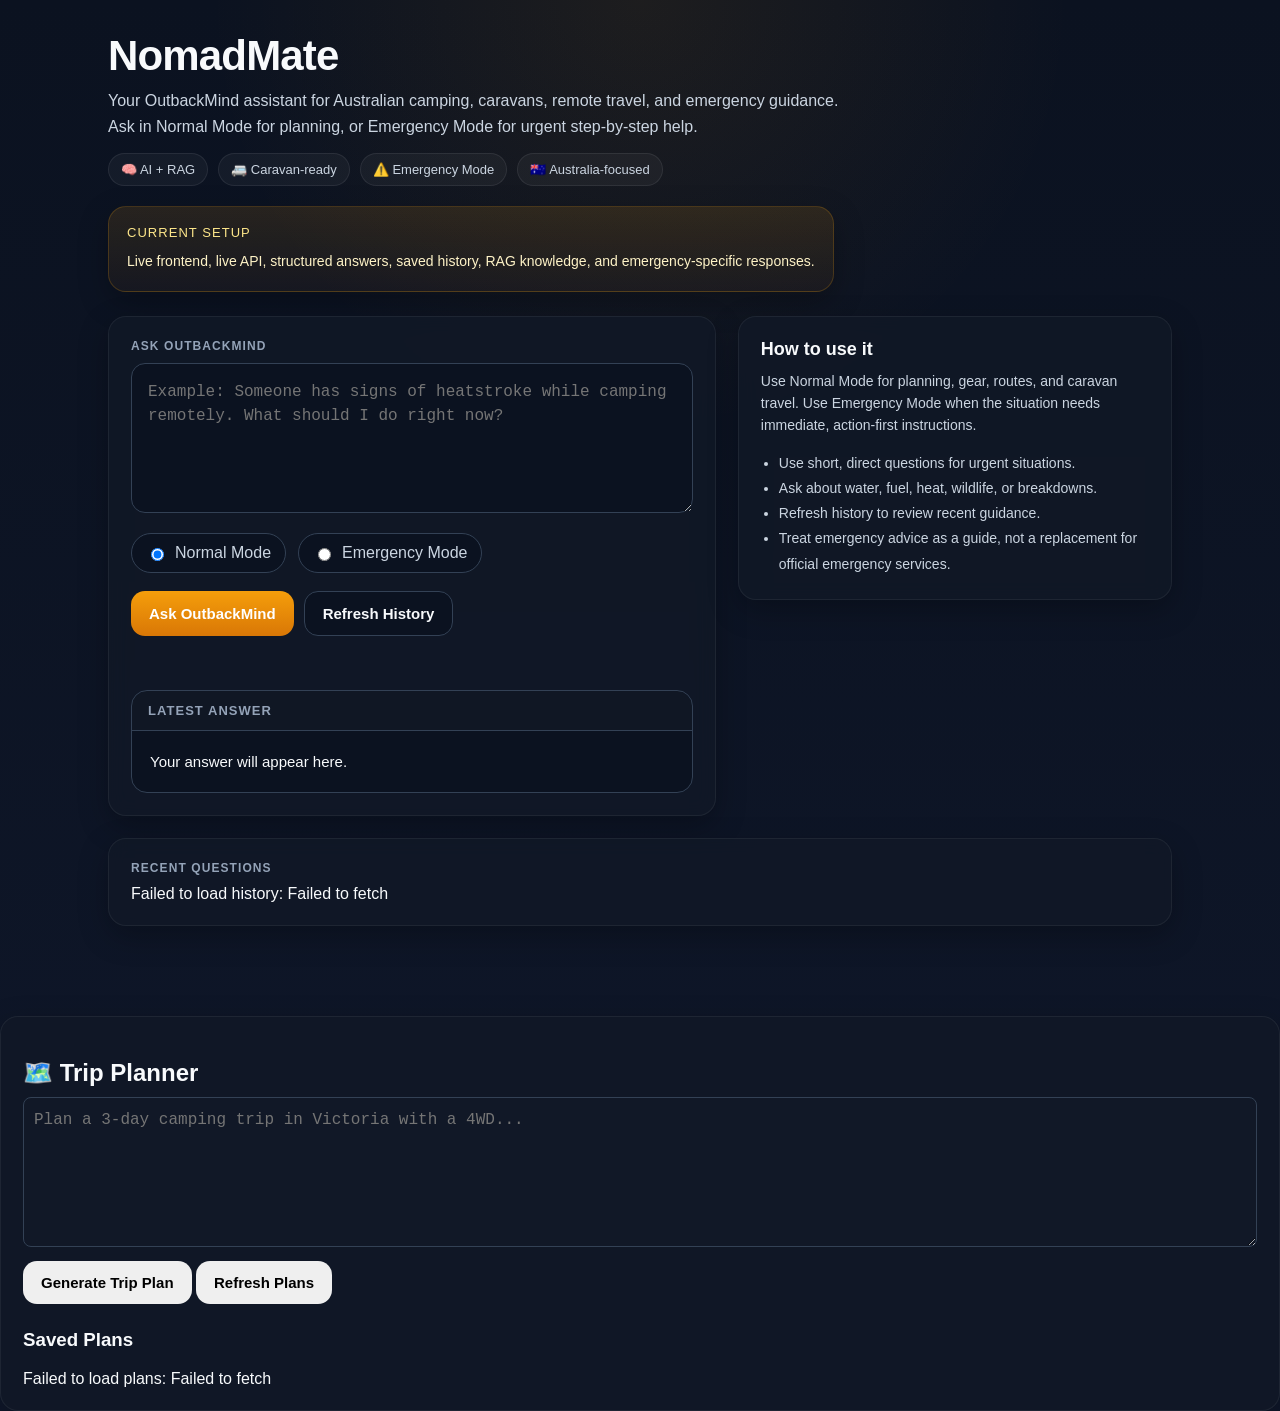
<file: backups/index_BEFORE_GEAR_CARDS.html>
<!DOCTYPE html>
<html lang="en">
<head>
  <meta charset="UTF-8" />
  <title>NomadMate | OutbackMind</title>
  <meta name="viewport" content="width=device-width, initial-scale=1.0" />
  <style>
    :root {
      --bg: #0b1220;
      --panel: #111827;
      --panel-2: #1f2937;
      --border: #334155;
      --text: #f8fafc;
      --muted: #cbd5e1;
      --muted-2: #94a3b8;
      --accent: #d97706;
      --accent-2: #f59e0b;
      --danger: #b91c1c;
      --danger-2: #7f1d1d;
      --ok: #065f46;
      --ok-2: #10b981;
      --shadow: 0 10px 30px rgba(0,0,0,0.25);
      --radius: 18px;
    }

    * {
      box-sizing: border-box;
    }

    body {
      font-family: Arial, sans-serif;
      background:
        radial-gradient(circle at top, rgba(245,158,11,0.08), transparent 28%),
        linear-gradient(180deg, #0b1220 0%, #0f172a 100%);
      color: var(--text);
      margin: 0;
      padding: 0;
    }

    .wrap {
      max-width: 1100px;
      margin: 0 auto;
      padding: 32px 18px 60px;
    }

    .hero {
      display: flex;
      justify-content: space-between;
      gap: 20px;
      align-items: flex-start;
      margin-bottom: 24px;
      flex-wrap: wrap;
    }

    .hero-left h1 {
      font-size: 42px;
      margin: 0 0 8px;
      letter-spacing: -0.02em;
    }

    .hero-left p {
      margin: 0;
      color: var(--muted);
      max-width: 760px;
      line-height: 1.6;
      font-size: 16px;
    }

    .brand-badges {
      display: flex;
      gap: 10px;
      flex-wrap: wrap;
      margin-top: 14px;
    }

    .badge {
      display: inline-flex;
      align-items: center;
      gap: 8px;
      background: rgba(255,255,255,0.04);
      border: 1px solid rgba(255,255,255,0.08);
      color: var(--muted);
      border-radius: 999px;
      padding: 8px 12px;
      font-size: 13px;
    }

    .hero-card {
      min-width: 260px;
      background: linear-gradient(180deg, rgba(245,158,11,0.12), rgba(217,119,6,0.05));
      border: 1px solid rgba(245,158,11,0.2);
      border-radius: var(--radius);
      padding: 18px;
      box-shadow: var(--shadow);
    }

    .hero-card-title {
      font-size: 13px;
      color: #fde68a;
      text-transform: uppercase;
      letter-spacing: 0.08em;
      margin-bottom: 10px;
    }

    .hero-card p {
      margin: 0;
      color: #fef3c7;
      line-height: 1.6;
      font-size: 14px;
    }

    .grid {
      display: grid;
      grid-template-columns: 1.4fr 1fr;
      gap: 22px;
      align-items: start;
    }

    .card {
      background: rgba(17,24,39,0.92);
      border: 1px solid rgba(255,255,255,0.06);
      border-radius: var(--radius);
      padding: 22px;
      box-shadow: var(--shadow);
      backdrop-filter: blur(10px);
    }

    .label {
      font-size: 12px;
      color: var(--muted-2);
      text-transform: uppercase;
      letter-spacing: 0.09em;
      margin-bottom: 10px;
      font-weight: bold;
    }

    textarea {
      width: 100%;
      min-height: 150px;
      border-radius: 14px;
      border: 1px solid var(--border);
      background: #0b1220;
      color: var(--text);
      padding: 16px;
      font-size: 16px;
      line-height: 1.5;
      resize: vertical;
      outline: none;
    }

    textarea:focus {
      border-color: var(--accent);
      box-shadow: 0 0 0 3px rgba(217,119,6,0.15);
    }

    .mode-wrap {
      margin-top: 16px;
      display: flex;
      gap: 12px;
      align-items: center;
      flex-wrap: wrap;
    }

    .mode-pill {
      display: inline-flex;
      align-items: center;
      gap: 8px;
      padding: 10px 14px;
      border-radius: 999px;
      background: #0b1220;
      border: 1px solid var(--border);
      color: var(--muted);
      cursor: pointer;
      transition: 0.2s ease;
    }

    .mode-pill:hover {
      border-color: var(--accent);
    }

    .actions {
      display: flex;
      gap: 10px;
      flex-wrap: wrap;
      margin-top: 18px;
    }

    button {
      border: none;
      border-radius: 14px;
      padding: 13px 18px;
      font-size: 15px;
      cursor: pointer;
      font-weight: bold;
      transition: transform 0.08s ease, opacity 0.2s ease;
    }

    button:hover {
      transform: translateY(-1px);
    }

    button:disabled {
      opacity: 0.6;
      cursor: not-allowed;
      transform: none;
    }

    .btn-primary {
      background: linear-gradient(180deg, var(--accent-2), var(--accent));
      color: white;
    }

    .btn-secondary {
      background: #0b1220;
      color: var(--text);
      border: 1px solid var(--border);
    }

    .status {
      margin-top: 14px;
      font-size: 14px;
      color: #fbbf24;
      min-height: 22px;
    }

    .output {
      margin-top: 18px;
      padding: 0;
      border-radius: 16px;
      background: #0b1220;
      border: 1px solid var(--border);
      overflow: hidden;
    }

    .output-header {
      padding: 12px 16px;
      border-bottom: 1px solid var(--border);
      background: rgba(255,255,255,0.02);
      font-size: 13px;
      color: var(--muted-2);
      text-transform: uppercase;
      letter-spacing: 0.08em;
      font-weight: bold;
    }

    .output-body {
      padding: 18px;
      white-space: pre-wrap;
      line-height: 1.7;
      color: var(--text);
      font-size: 15px;
    }

    .output.emergency {
      border-color: rgba(185,28,28,0.6);
      box-shadow: 0 0 0 1px rgba(185,28,28,0.15);
    }

    .output.emergency .output-header {
      background: rgba(185,28,28,0.14);
      color: #fecaca;
      border-bottom-color: rgba(185,28,28,0.3);
    }

    .side-card-title {
      margin: 0 0 10px;
      font-size: 18px;
    }

    .mini-note {
      color: var(--muted);
      font-size: 14px;
      line-height: 1.6;
      margin-top: 0;
    }

    .history {
      display: flex;
      flex-direction: column;
      gap: 14px;
    }

    .history-item {
      padding: 16px;
      border-radius: 16px;
      background: #0b1220;
      border: 1px solid var(--border);
    }

    .history-top {
      display: flex;
      justify-content: space-between;
      gap: 10px;
      align-items: center;
      margin-bottom: 10px;
      flex-wrap: wrap;
    }

    .history-q {
      font-weight: bold;
      color: var(--text);
      line-height: 1.5;
    }

    .history-a {
      color: var(--muted);
      line-height: 1.6;
      margin-top: 8px;
      white-space: pre-wrap;
    }

    .history-time {
      margin-top: 10px;
      font-size: 12px;
      color: var(--muted-2);
    }

    .emergency-badge {
      display: inline-block;
      padding: 5px 9px;
      font-size: 12px;
      border-radius: 999px;
      background: linear-gradient(180deg, var(--danger), var(--danger-2));
      color: #fff;
      font-weight: bold;
      letter-spacing: 0.04em;
    }

    .normal-badge {
      display: inline-block;
      padding: 5px 9px;
      font-size: 12px;
      border-radius: 999px;
      background: rgba(16,185,129,0.12);
      border: 1px solid rgba(16,185,129,0.25);
      color: #d1fae5;
      font-weight: bold;
      letter-spacing: 0.04em;
    }

    .helper-list {
      margin: 14px 0 0;
      padding-left: 18px;
      color: var(--muted);
      line-height: 1.8;
      font-size: 14px;
    }

    @media (max-width: 900px) {
      .grid {
        grid-template-columns: 1fr;
      }

      .hero-left h1 {
        font-size: 34px;
      }
    }
  </style>
</head>
<body>
  <div class="wrap">
    <div class="hero">
      <div class="hero-left">
        <h1>NomadMate</h1>
        <p>Your OutbackMind assistant for Australian camping, caravans, remote travel, and emergency guidance. Ask in Normal Mode for planning, or Emergency Mode for urgent step-by-step help.</p>

        <div class="brand-badges">
          <div class="badge">🧠 AI + RAG</div>
          <div class="badge">🚐 Caravan-ready</div>
          <div class="badge">⚠️ Emergency Mode</div>
          <div class="badge">🇦🇺 Australia-focused</div>
        </div>
      </div>

      <div class="hero-card">
        <div class="hero-card-title">Current Setup</div>
        <p>Live frontend, live API, structured answers, saved history, RAG knowledge, and emergency-specific responses.</p>
      </div>
    </div>

    <div class="grid">
      <div class="card">
        <div class="label">Ask OutbackMind</div>
        <textarea id="question" placeholder="Example: Someone has signs of heatstroke while camping remotely. What should I do right now?"></textarea>

        <div class="mode-wrap">
          <label class="mode-pill">
            <input type="radio" name="mode" value="normal" checked />
            <span>Normal Mode</span>
          </label>

          <label class="mode-pill">
            <input type="radio" name="mode" value="emergency" />
            <span>Emergency Mode</span>
          </label>
        </div>

        <div class="actions">
          <button id="askBtn" class="btn-primary">Ask OutbackMind</button>
          <button id="refreshBtn" class="btn-secondary">Refresh History</button>
        </div>

        <div class="status" id="status"></div>

        <div class="output" id="outputCard">
          <div class="output-header" id="outputHeader">Latest Answer</div>
          <div class="output-body" id="output">Your answer will appear here.</div>
        </div>
      </div>

      <div class="card">
        <h3 class="side-card-title">How to use it</h3>
        <p class="mini-note">Use Normal Mode for planning, gear, routes, and caravan travel. Use Emergency Mode when the situation needs immediate, action-first instructions.</p>

        <ul class="helper-list">
          <li>Use short, direct questions for urgent situations.</li>
          <li>Ask about water, fuel, heat, wildlife, or breakdowns.</li>
          <li>Refresh history to review recent guidance.</li>
          <li>Treat emergency advice as a guide, not a replacement for official emergency services.</li>
        </ul>
      </div>
    </div>

    <div class="card" style="margin-top: 22px;">
      <div class="label">Recent Questions</div>
      <div id="history" class="history">Loading history...</div>
    </div>
  </div>

  <div class="card" style="margin-top:30px;">
  <h2 style="margin-bottom:10px;">🗺️ Trip Planner</h2>

  <textarea id="tripInput" placeholder="Plan a 3-day camping trip in Victoria with a 4WD..."
    style="width:100%; padding:10px; border-radius:8px; background:#111827; color:#fff; border:1px solid #334155;"></textarea>

  <div style="margin-top:10px;">
    <button id="planBtn">Generate Trip Plan</button>
    <button id="refreshPlansBtn">Refresh Plans</button>
  </div>

  <div id="tripStatus" style="margin-top:10px; color:#94a3b8;"></div>

  <div id="tripOutput" style="margin-top:15px;"></div>

  <h3 style="margin-top:25px;">Saved Plans</h3>
  <div id="tripHistory"></div>
</div>

 <script>
  const askBtn = document.getElementById("askBtn");
  const refreshBtn = document.getElementById("refreshBtn");
  const questionEl = document.getElementById("question");
  const outputEl = document.getElementById("output");
  const outputCardEl = document.getElementById("outputCard");
  const outputHeaderEl = document.getElementById("outputHeader");
  const statusEl = document.getElementById("status");
  const historyEl = document.getElementById("history");

  const planBtn = document.getElementById("planBtn");
  const tripInput = document.getElementById("tripInput");
  const tripOutput = document.getElementById("tripOutput");
  const tripStatus = document.getElementById("tripStatus");
  const tripHistory = document.getElementById("tripHistory");
  const refreshPlansBtn = document.getElementById("refreshPlansBtn");

  function getSelectedMode() {
    const checked = document.querySelector('input[name="mode"]:checked');
    return checked ? checked.value : "normal";
  }

  function escapeHtml(text) {
    return String(text)
      .replaceAll("&", "&amp;")
      .replaceAll("<", "&lt;")
      .replaceAll(">", "&gt;");
  }

  function formatAnswer(text) {
    const linked = escapeHtml(text).replace(
      /(https?:\/\/[^\s<]+)/g,
      '<a href="$1" target="_blank" rel="noopener noreferrer" style="color:#f59e0b;">$1</a>'
    );

    return linked.replace(/\n/g, "<br>");
  }

  function formatPlan(text) {
    return escapeHtml(text).replace(/\n/g, "<br>");
  }

  function renderRecommendedGear(items) {
    if (!items || !items.length) {
      return "";
    }

    return `
      <div style="margin-top:16px; padding:14px; border-top:1px solid #334155;">
        <div style="font-size:12px; color:#94a3b8; text-transform:uppercase; letter-spacing:0.08em; margin-bottom:10px; font-weight:bold;">
          Recommended Gear Links
        </div>
        <div style="display:flex; flex-wrap:wrap; gap:10px;">
          ${items.map(item => `
            <a
              href="${item.url}"
              target="_blank"
              rel="noopener noreferrer"
              style="
                display:inline-block;
                padding:10px 12px;
                border-radius:12px;
                background:#0b1220;
                border:1px solid #334155;
                color:#f59e0b;
                text-decoration:none;
                font-weight:600;
                font-size:14px;
              "
            >
              ${escapeHtml(item.name)}
            </a>
          `).join("")}
        </div>
      </div>
    `;
  }

  async function loadHistory() {
    historyEl.textContent = "Loading...";
    try {
      const response = await fetch("https://api.outbackmind.au/history");
      if (!response.ok) {
        throw new Error(`History API returned ${response.status}`);
      }

      const items = await response.json();

      if (!items.length) {
        historyEl.textContent = "No saved questions yet.";
        return;
      }

      historyEl.innerHTML = items.map(item => `
        <div class="history-item">
          <div class="history-top">
            <div class="history-q">Q: ${escapeHtml(item.question)}</div>
            ${item.mode === "emergency"
              ? '<span class="emergency-badge">EMERGENCY</span>'
              : '<span class="normal-badge">NORMAL</span>'}
          </div>
          <div class="history-a">${formatAnswer(item.answer)}</div>
          <div class="history-time">${escapeHtml(item.created_at)}</div>
        </div>
      `).join("");
    } catch (error) {
      historyEl.textContent = `Failed to load history: ${error.message}`;
    }
  }

  async function loadTripPlans() {
  tripHistory.textContent = "Loading...";

  try {
    const response = await fetch("https://api.outbackmind.au/trip-plans");
    if (!response.ok) {
      throw new Error(`Trip Plans API returned ${response.status}`);
    }

    const items = await response.json();

    if (!items.length) {
      tripHistory.textContent = "No saved plans yet.";
      return;
    }

    tripHistory.innerHTML = items.map(item => `
      <div class="history-item" style="margin-bottom:15px;">
        <div><strong>${escapeHtml(item.request)}</strong></div>

        <div id="trip-plan-${item.id}" style="margin-top:5px;">
          ${formatPlan(item.plan)}
        </div>

        <div style="margin-top:8px;">
          <button
            class="copy-plan-btn"
            data-plan-id="${item.id}"
            style="
              display:inline-block;
              padding:6px 10px;
              border-radius:8px;
              background:#0b1220;
              border:1px solid #334155;
              color:#f59e0b;
              font-weight:600;
              font-size:12px;
              margin-right:8px;
              cursor:pointer;
            "
          >
            📋 Copy Plan
          </button>

          <a
            href="https://api.outbackmind.au/trip-plans/${item.id}/pdf"
            target="_blank"
            rel="noopener noreferrer"
            style="
              display:inline-block;
              padding:6px 10px;
              border-radius:8px;
              background:#0b1220;
              border:1px solid #334155;
              color:#f59e0b;
              text-decoration:none;
              font-weight:600;
              font-size:12px;
            "
          >
            📄 Download PDF
          </a>
        </div>

        <div style="font-size:12px; color:#94a3b8; margin-top:5px;">
          ${escapeHtml(item.created_at)}
        </div>
      </div>
    `).join("");

    document.querySelectorAll(".copy-plan-btn").forEach(btn => {
  btn.addEventListener("click", () => {
    const id = btn.getAttribute("data-plan-id");
    const el = document.getElementById(`trip-plan-${id}`);

    if (!el) {
      btn.textContent = "❌ Error";
      return;
    }

       const rawText = el.innerText;

// Clean + formatted version
const formatted = `🗺️ Trip Plan\n\n${rawText}\n\nGenerated by OutbackMind`;

navigator.clipboard.writeText(formatted)
  .then(() => {
    btn.textContent = "✅ Copied!";
    setTimeout(() => {
      btn.textContent = "📋 Copy Plan";
    }, 1500);
  })
  .catch(() => {
    btn.textContent = "❌ Failed";
  });
      });
    });

  } catch (error) {
    tripHistory.textContent = `Failed to load plans: ${error.message}`;
  }
}

  askBtn.addEventListener("click", async () => {
    const question = questionEl.value.trim();
    const mode = getSelectedMode();

    if (!question) {
      statusEl.textContent = "Please enter a question.";
      return;
    }

    askBtn.disabled = true;
    statusEl.textContent = mode === "emergency"
      ? "🚨 Generating emergency guidance..."
      : "⏳ Thinking...";

    outputEl.textContent = "";
    outputCardEl.classList.toggle("emergency", mode === "emergency");
    outputHeaderEl.textContent = mode === "emergency"
      ? "Emergency Response"
      : "Latest Answer";

    try {
      const response = await fetch("https://api.outbackmind.au/ask", {
        method: "POST",
        headers: {
          "Content-Type": "application/json"
        },
        body: JSON.stringify({ question, mode })
      });

      const data = await response.json();

      if (!response.ok) {
        let errorText = `API returned ${response.status}`;
        if (data.detail) {
          errorText = data.detail;
        }
        throw new Error(errorText);
      }

      outputEl.innerHTML =
        formatAnswer(data.answer || "") +
        renderRecommendedGear(data.recommended_gear || []);

      statusEl.textContent = mode === "emergency"
        ? "🚨 Emergency response received and saved."
        : "✅ Response received and saved.";

      questionEl.value = "";
      await loadHistory();
    } catch (error) {
      outputEl.textContent = "Something went wrong while contacting OutbackMind.";
      statusEl.textContent = "❌ " + error.message;
    } finally {
      askBtn.disabled = false;
    }
  });

  if (planBtn) {
    planBtn.addEventListener("click", async () => {
      const request = tripInput.value.trim();

      if (!request) {
        tripStatus.textContent = "Please enter a trip request.";
        return;
      }

      tripStatus.textContent = "⏳ Planning your trip...";
      tripOutput.innerHTML = "";
      planBtn.disabled = true;

      try {
        const response = await fetch("https://api.outbackmind.au/plan-trip", {
          method: "POST",
          headers: {
            "Content-Type": "application/json"
          },
          body: JSON.stringify({ request })
        });

        const data = await response.json();

        if (!response.ok) {
          throw new Error(data.detail || "Failed to generate trip");
        }

        tripOutput.innerHTML = formatPlan(data.plan || "");
        tripStatus.textContent = "✅ Trip plan generated and saved.";
        tripInput.value = "";
        await loadTripPlans();
      } catch (error) {
        tripStatus.textContent = "❌ " + error.message;
      } finally {
        planBtn.disabled = false;
      }
    });
  }

  if (refreshBtn) {
    refreshBtn.addEventListener("click", loadHistory);
  }

  if (refreshPlansBtn) {
    refreshPlansBtn.addEventListener("click", loadTripPlans);
  }

  loadHistory();
  loadTripPlans();
</script>
</body>
</html>
</file>
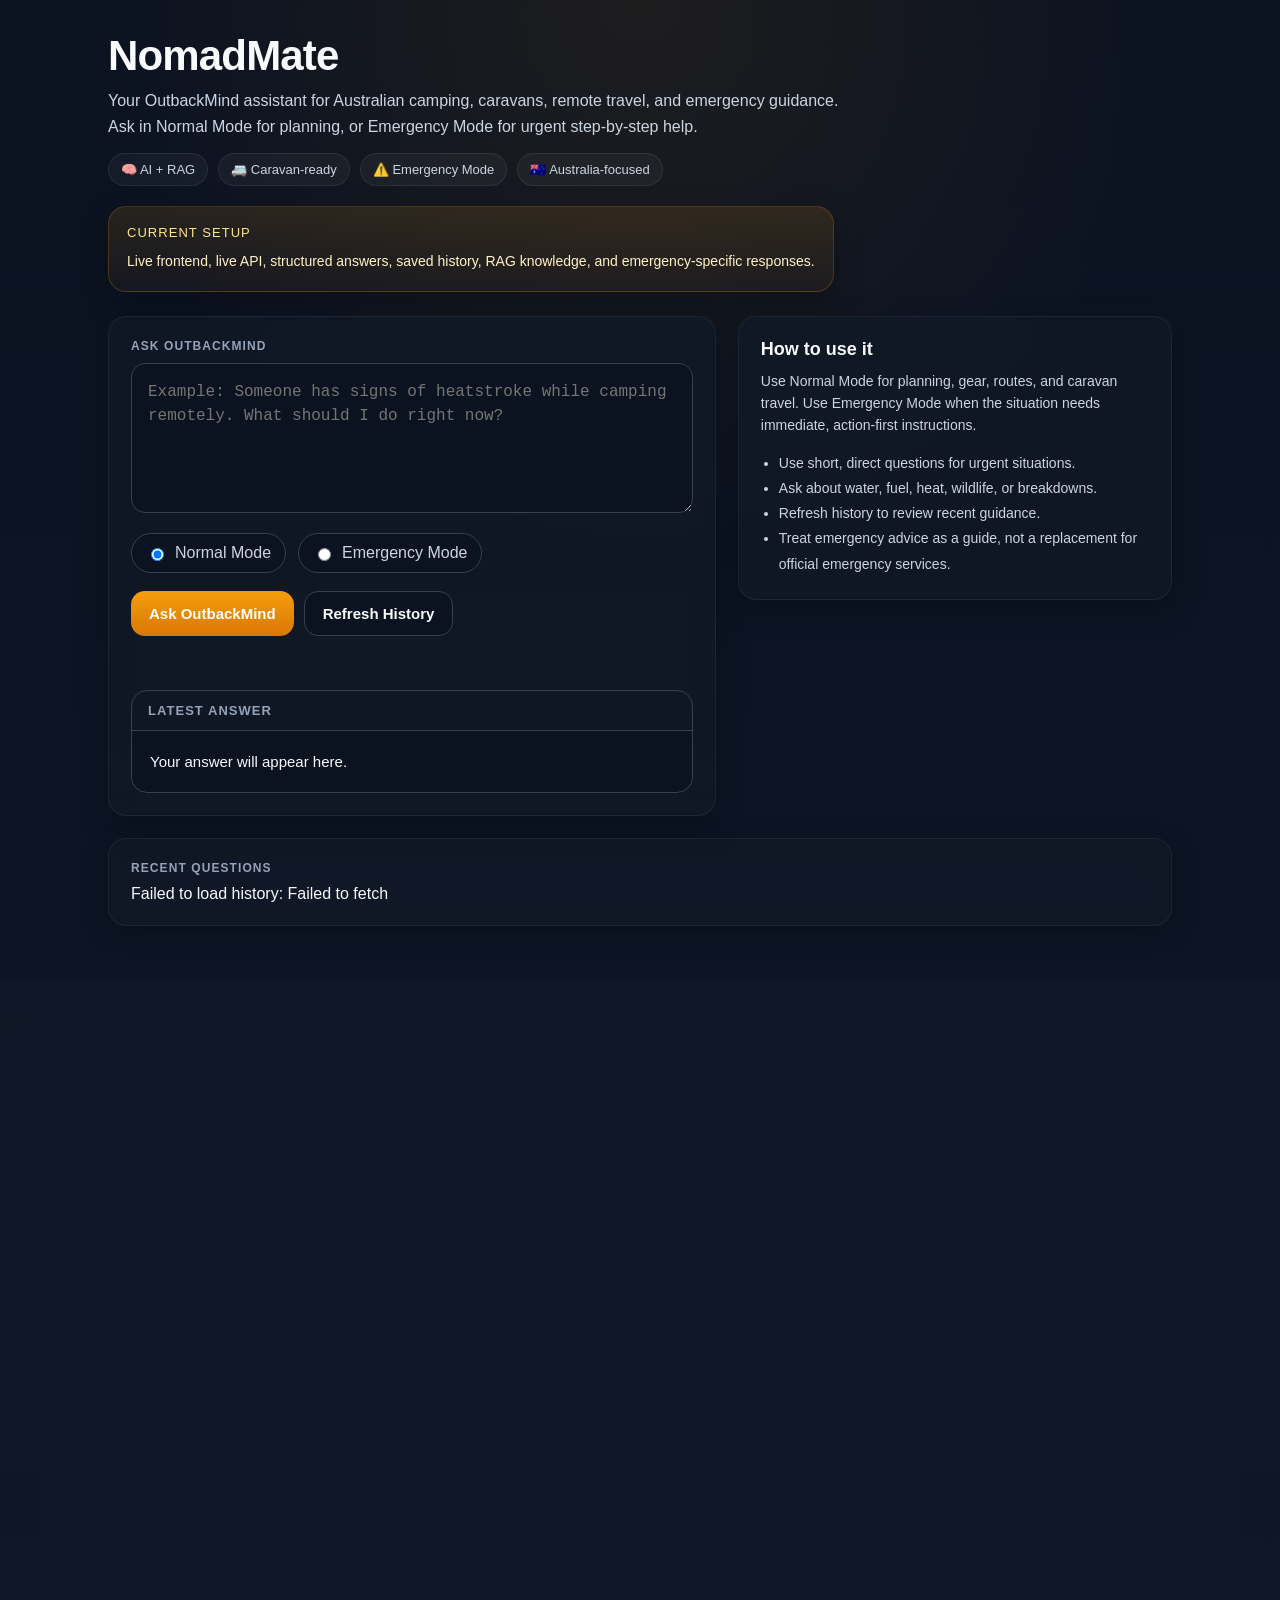
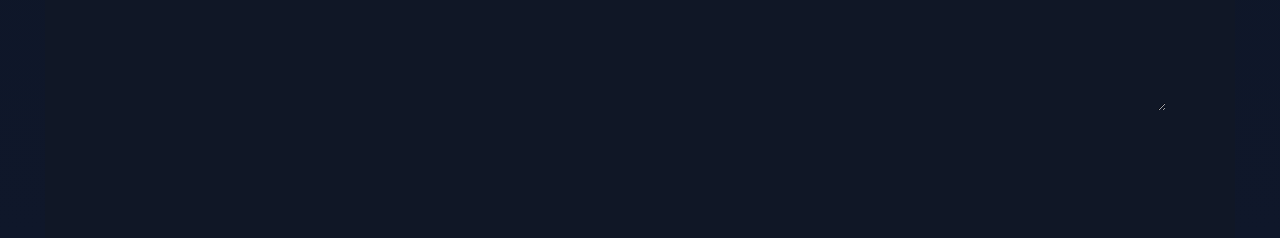
<file: backups/index_WORKING_WITH_CHECKLIST.html>
<!DOCTYPE html>
<html lang="en">
<head>
  <meta charset="UTF-8" />
  <title>NomadMate | OutbackMind</title>
  <meta name="viewport" content="width=device-width, initial-scale=1.0" />
  <style>
    :root {
      --bg: #0b1220;
      --panel: #111827;
      --panel-2: #1f2937;
      --border: #334155;
      --text: #f8fafc;
      --muted: #cbd5e1;
      --muted-2: #94a3b8;
      --accent: #d97706;
      --accent-2: #f59e0b;
      --danger: #b91c1c;
      --danger-2: #7f1d1d;
      --ok: #065f46;
      --ok-2: #10b981;
      --shadow: 0 10px 30px rgba(0,0,0,0.25);
      --radius: 18px;
    }

    * {
      box-sizing: border-box;
    }

    body {
      font-family: Arial, sans-serif;
      background:
        radial-gradient(circle at top, rgba(245,158,11,0.08), transparent 28%),
        linear-gradient(180deg, #0b1220 0%, #0f172a 100%);
      color: var(--text);
      margin: 0;
      padding: 0;
    }

    .wrap {
      max-width: 1100px;
      margin: 0 auto;
      padding: 32px 18px 60px;
    }

    .hero {
      display: flex;
      justify-content: space-between;
      gap: 20px;
      align-items: flex-start;
      margin-bottom: 24px;
      flex-wrap: wrap;
    }

    .hero-left h1 {
      font-size: 42px;
      margin: 0 0 8px;
      letter-spacing: -0.02em;
    }

    .hero-left p {
      margin: 0;
      color: var(--muted);
      max-width: 760px;
      line-height: 1.6;
      font-size: 16px;
    }

    .brand-badges {
      display: flex;
      gap: 10px;
      flex-wrap: wrap;
      margin-top: 14px;
    }

    .badge {
      display: inline-flex;
      align-items: center;
      gap: 8px;
      background: rgba(255,255,255,0.04);
      border: 1px solid rgba(255,255,255,0.08);
      color: var(--muted);
      border-radius: 999px;
      padding: 8px 12px;
      font-size: 13px;
    }

    .hero-card {
      min-width: 260px;
      background: linear-gradient(180deg, rgba(245,158,11,0.12), rgba(217,119,6,0.05));
      border: 1px solid rgba(245,158,11,0.2);
      border-radius: var(--radius);
      padding: 18px;
      box-shadow: var(--shadow);
    }

    .hero-card-title {
      font-size: 13px;
      color: #fde68a;
      text-transform: uppercase;
      letter-spacing: 0.08em;
      margin-bottom: 10px;
    }

    .hero-card p {
      margin: 0;
      color: #fef3c7;
      line-height: 1.6;
      font-size: 14px;
    }

    .grid {
      display: grid;
      grid-template-columns: 1.4fr 1fr;
      gap: 22px;
      align-items: start;
    }

    .card {
      background: rgba(17,24,39,0.92);
      border: 1px solid rgba(255,255,255,0.06);
      border-radius: var(--radius);
      padding: 22px;
      box-shadow: var(--shadow);
      backdrop-filter: blur(10px);
    }

    .label {
      font-size: 12px;
      color: var(--muted-2);
      text-transform: uppercase;
      letter-spacing: 0.09em;
      margin-bottom: 10px;
      font-weight: bold;
    }

    textarea {
      width: 100%;
      min-height: 150px;
      border-radius: 14px;
      border: 1px solid var(--border);
      background: #0b1220;
      color: var(--text);
      padding: 16px;
      font-size: 16px;
      line-height: 1.5;
      resize: vertical;
      outline: none;
    }

    textarea:focus {
      border-color: var(--accent);
      box-shadow: 0 0 0 3px rgba(217,119,6,0.15);
    }

    .mode-wrap {
      margin-top: 16px;
      display: flex;
      gap: 12px;
      align-items: center;
      flex-wrap: wrap;
    }

    .mode-pill {
      display: inline-flex;
      align-items: center;
      gap: 8px;
      padding: 10px 14px;
      border-radius: 999px;
      background: #0b1220;
      border: 1px solid var(--border);
      color: var(--muted);
      cursor: pointer;
      transition: 0.2s ease;
    }

    .mode-pill:hover {
      border-color: var(--accent);
    }

    .actions {
      display: flex;
      gap: 10px;
      flex-wrap: wrap;
      margin-top: 18px;
    }

    button {
      border: none;
      border-radius: 14px;
      padding: 13px 18px;
      font-size: 15px;
      cursor: pointer;
      font-weight: bold;
      transition: transform 0.08s ease, opacity 0.2s ease;
    }

    button:hover {
      transform: translateY(-1px);
    }

    button:disabled {
      opacity: 0.6;
      cursor: not-allowed;
      transform: none;
    }

    .btn-primary {
      background: linear-gradient(180deg, var(--accent-2), var(--accent));
      color: white;
    }

    .btn-secondary {
      background: #0b1220;
      color: var(--text);
      border: 1px solid var(--border);
    }

    .status {
      margin-top: 14px;
      font-size: 14px;
      color: #fbbf24;
      min-height: 22px;
    }

    .output {
      margin-top: 18px;
      padding: 0;
      border-radius: 16px;
      background: #0b1220;
      border: 1px solid var(--border);
      overflow: hidden;
    }

    .output-header {
      padding: 12px 16px;
      border-bottom: 1px solid var(--border);
      background: rgba(255,255,255,0.02);
      font-size: 13px;
      color: var(--muted-2);
      text-transform: uppercase;
      letter-spacing: 0.08em;
      font-weight: bold;
    }

    .output-body {
      padding: 18px;
      white-space: pre-wrap;
      line-height: 1.7;
      color: var(--text);
      font-size: 15px;
    }

    .output.emergency {
      border-color: rgba(185,28,28,0.6);
      box-shadow: 0 0 0 1px rgba(185,28,28,0.15);
    }

    .output.emergency .output-header {
      background: rgba(185,28,28,0.14);
      color: #fecaca;
      border-bottom-color: rgba(185,28,28,0.3);
    }

    .side-card-title {
      margin: 0 0 10px;
      font-size: 18px;
    }

    .mini-note {
      color: var(--muted);
      font-size: 14px;
      line-height: 1.6;
      margin-top: 0;
    }

    .history {
      display: flex;
      flex-direction: column;
      gap: 14px;
    }

    .history-item {
      padding: 16px;
      border-radius: 16px;
      background: #0b1220;
      border: 1px solid var(--border);
    }

    .history-top {
      display: flex;
      justify-content: space-between;
      gap: 10px;
      align-items: center;
      margin-bottom: 10px;
      flex-wrap: wrap;
    }

    .history-q {
      font-weight: bold;
      color: var(--text);
      line-height: 1.5;
    }

    .history-a {
      color: var(--muted);
      line-height: 1.6;
      margin-top: 8px;
      white-space: pre-wrap;
    }

    .history-time {
      margin-top: 10px;
      font-size: 12px;
      color: var(--muted-2);
    }

    .emergency-badge {
      display: inline-block;
      padding: 5px 9px;
      font-size: 12px;
      border-radius: 999px;
      background: linear-gradient(180deg, var(--danger), var(--danger-2));
      color: #fff;
      font-weight: bold;
      letter-spacing: 0.04em;
    }

    .normal-badge {
      display: inline-block;
      padding: 5px 9px;
      font-size: 12px;
      border-radius: 999px;
      background: rgba(16,185,129,0.12);
      border: 1px solid rgba(16,185,129,0.25);
      color: #d1fae5;
      font-weight: bold;
      letter-spacing: 0.04em;
    }

    .helper-list {
      margin: 14px 0 0;
      padding-left: 18px;
      color: var(--muted);
      line-height: 1.8;
      font-size: 14px;
    }

    .checklist-output {
      margin-top: 18px;
      padding: 18px;
      border-radius: 16px;
      background: #0b1220;
      border: 1px solid var(--border);
      color: var(--text);
      line-height: 1.75;
    }

    .checklist-output:empty {
      display: none;
    }

    @media (max-width: 900px) {
      .grid {
        grid-template-columns: 1fr;
      }

      .hero-left h1 {
        font-size: 34px;
      }
    }
  </style>
</head>
<body>
  <div class="wrap">
    <div class="hero">
      <div class="hero-left">
        <h1>NomadMate</h1>
        <p>Your OutbackMind assistant for Australian camping, caravans, remote travel, and emergency guidance. Ask in Normal Mode for planning, or Emergency Mode for urgent step-by-step help.</p>

        <div class="brand-badges">
          <div class="badge">🧠 AI + RAG</div>
          <div class="badge">🚐 Caravan-ready</div>
          <div class="badge">⚠️ Emergency Mode</div>
          <div class="badge">🇦🇺 Australia-focused</div>
        </div>
      </div>

      <div class="hero-card">
        <div class="hero-card-title">Current Setup</div>
        <p>Live frontend, live API, structured answers, saved history, RAG knowledge, and emergency-specific responses.</p>
      </div>
    </div>

    <div class="grid">
      <div class="card">
        <div class="label">Ask OutbackMind</div>
        <textarea id="question" placeholder="Example: Someone has signs of heatstroke while camping remotely. What should I do right now?"></textarea>

        <div class="mode-wrap">
          <label class="mode-pill">
            <input type="radio" name="mode" value="normal" checked />
            <span>Normal Mode</span>
          </label>

          <label class="mode-pill">
            <input type="radio" name="mode" value="emergency" />
            <span>Emergency Mode</span>
          </label>
        </div>

        <div class="actions">
          <button id="askBtn" class="btn-primary">Ask OutbackMind</button>
          <button id="refreshBtn" class="btn-secondary">Refresh History</button>
        </div>

        <div class="status" id="status"></div>

        <div class="output" id="outputCard">
          <div class="output-header" id="outputHeader">Latest Answer</div>
          <div class="output-body" id="output">Your answer will appear here.</div>
        </div>
      </div>

      <div class="card">
        <h3 class="side-card-title">How to use it</h3>
        <p class="mini-note">Use Normal Mode for planning, gear, routes, and caravan travel. Use Emergency Mode when the situation needs immediate, action-first instructions.</p>

        <ul class="helper-list">
          <li>Use short, direct questions for urgent situations.</li>
          <li>Ask about water, fuel, heat, wildlife, or breakdowns.</li>
          <li>Refresh history to review recent guidance.</li>
          <li>Treat emergency advice as a guide, not a replacement for official emergency services.</li>
        </ul>
      </div>
    </div>

    <div class="card" style="margin-top: 22px;">
      <div class="label">Recent Questions</div>
      <div id="history" class="history">Loading history...</div>
    </div>
  </div>

  <div class="card" style="margin-top:30px;">
  <h2 style="margin-bottom:10px;">🗺️ Trip Planner</h2>

  <textarea id="tripInput" placeholder="Plan a 3-day camping trip in Victoria with a 4WD..."
    style="width:100%; padding:10px; border-radius:8px; background:#111827; color:#fff; border:1px solid #334155;"></textarea>

  <div style="margin-top:10px;">
    <button id="planBtn">Generate Trip Plan</button>
    <button id="refreshPlansBtn">Refresh Plans</button>
  </div>

  <div id="tripStatus" style="margin-top:10px; color:#94a3b8;"></div>

  <div id="tripOutput" style="margin-top:15px;"></div>

  <h3 style="margin-top:25px;">Saved Plans</h3>
  <div id="tripHistory"></div>
</div>

<div class="card" style="margin:30px auto 0; max-width:1100px;">
  <div class="label">Checklist Generator</div>
  <h2 style="margin:0 0 10px;">📋 Build a trip checklist</h2>
  <p class="mini-note">Describe the trip, vehicle, travellers, and conditions. OutbackMind will create a practical Australian packing and preparation checklist.</p>

  <textarea id="checklistInput" placeholder="Example: Create a checklist for a 3-day remote camping trip in Western Australia for two people travelling by 4WD"></textarea>

  <div class="actions">
    <button id="checklistBtn" class="btn-primary">Generate Checklist</button>
    <button id="copyChecklistBtn" class="btn-secondary" disabled>Copy Checklist</button>
  </div>

  <div id="checklistStatus" class="status"></div>
  <div id="checklistOutput" class="checklist-output"></div>
</div>

 <script>
  const askBtn = document.getElementById("askBtn");
  const refreshBtn = document.getElementById("refreshBtn");
  const questionEl = document.getElementById("question");
  const outputEl = document.getElementById("output");
  const outputCardEl = document.getElementById("outputCard");
  const outputHeaderEl = document.getElementById("outputHeader");
  const statusEl = document.getElementById("status");
  const historyEl = document.getElementById("history");

  const planBtn = document.getElementById("planBtn");
  const tripInput = document.getElementById("tripInput");
  const tripOutput = document.getElementById("tripOutput");
  const tripStatus = document.getElementById("tripStatus");
  const tripHistory = document.getElementById("tripHistory");
  const refreshPlansBtn = document.getElementById("refreshPlansBtn");

  const checklistBtn = document.getElementById("checklistBtn");
  const copyChecklistBtn = document.getElementById("copyChecklistBtn");
  const checklistInput = document.getElementById("checklistInput");
  const checklistStatus = document.getElementById("checklistStatus");
  const checklistOutput = document.getElementById("checklistOutput");
  let latestChecklist = "";

  function getSelectedMode() {
    const checked = document.querySelector('input[name="mode"]:checked');
    return checked ? checked.value : "normal";
  }

  function escapeHtml(text) {
    return String(text)
      .replaceAll("&", "&amp;")
      .replaceAll("<", "&lt;")
      .replaceAll(">", "&gt;");
  }

  function formatAnswer(text) {
    const linked = escapeHtml(text).replace(
      /(https?:\/\/[^\s<]+)/g,
      '<a href="$1" target="_blank" rel="noopener noreferrer" style="color:#f59e0b;">$1</a>'
    );

    return linked.replace(/\n/g, "<br>");
  }

  function formatPlan(text) {
    return escapeHtml(text).replace(/\n/g, "<br>");
  }

  function formatChecklist(text) {
    return escapeHtml(text).replace(/\n/g, "<br>");
  }

function renderRecommendedGear(items) {
  if (!items || !items.length) {
    return "";
  }

  return `
    <div style="margin-top:18px; padding-top:16px; border-top:1px solid #334155;">
      <div style="font-size:12px; color:#94a3b8; text-transform:uppercase; letter-spacing:0.08em; margin-bottom:10px; font-weight:bold;">
        🛒 Smart Gear Recommendations
      </div>

      <div style="display:flex; flex-direction:column; gap:8px;">
        ${items.map(item => `
          <div style="
            background:#0b1220;
            border:1px solid #334155;
            border-radius:12px;
            padding:10px 12px;
          ">
            <div style="display:flex; justify-content:space-between; gap:10px; align-items:flex-start;">
              <div>
                <div style="font-size:14px; color:#f59e0b; font-weight:700;">
                  ${escapeHtml(item.name || "Recommended Gear")}
                </div>
                <div style="font-size:12px; color:#cbd5e1; line-height:1.4; margin-top:4px;">
                  ${escapeHtml(item.use_case || "")}
                </div>
              </div>

              <div style="
                white-space:nowrap;
                font-size:10px;
                color:#10b981;
                border:1px solid rgba(16,185,129,0.4);
                border-radius:999px;
                padding:3px 7px;
                font-weight:700;
              ">
                ${escapeHtml(item.priority || "Recommended")}
              </div>
            </div>

            <div style="font-size:10px; color:#94a3b8; text-transform:uppercase; letter-spacing:0.06em; margin-top:6px;">
              ${escapeHtml(item.category || "Gear")}
            </div>
          </div>
        `).join("")}
      </div>
    </div>
  `;
}
  async function loadHistory() {
    historyEl.textContent = "Loading...";
    try {
      const response = await fetch("https://api.outbackmind.au/history");
      if (!response.ok) {
        throw new Error(`History API returned ${response.status}`);
      }

      const items = await response.json();

      if (!items.length) {
        historyEl.textContent = "No saved questions yet.";
        return;
      }

      historyEl.innerHTML = items.map(item => `
        <div class="history-item">
          <div class="history-top">
            <div class="history-q">Q: ${escapeHtml(item.question)}</div>
            ${item.mode === "emergency"
              ? '<span class="emergency-badge">EMERGENCY</span>'
              : '<span class="normal-badge">NORMAL</span>'}
          </div>
          <div class="history-a">${formatAnswer(item.answer)}</div>
          <div class="history-time">${escapeHtml(item.created_at)}</div>
        </div>
      `).join("");
    } catch (error) {
      historyEl.textContent = `Failed to load history: ${error.message}`;
    }
  }

  async function loadTripPlans() {
  tripHistory.textContent = "Loading...";

  try {
    const response = await fetch("https://api.outbackmind.au/trip-plans");
    if (!response.ok) {
      throw new Error(`Trip Plans API returned ${response.status}`);
    }

    const items = await response.json();

    if (!items.length) {
      tripHistory.textContent = "No saved plans yet.";
      return;
    }

    tripHistory.innerHTML = items.map(item => `
      <div class="history-item" style="margin-bottom:15px;">
        <div><strong>${escapeHtml(item.request)}</strong></div>

        <div id="trip-plan-${item.id}" style="margin-top:5px;">
          ${formatPlan(item.plan)}
        </div>

        <div style="margin-top:8px;">
          <button
            class="copy-plan-btn"
            data-plan-id="${item.id}"
            style="
              display:inline-block;
              padding:6px 10px;
              border-radius:8px;
              background:#0b1220;
              border:1px solid #334155;
              color:#f59e0b;
              font-weight:600;
              font-size:12px;
              margin-right:8px;
              cursor:pointer;
            "
          >
            📋 Copy Plan
          </button>

          <a
            href="https://api.outbackmind.au/trip-plans/${item.id}/pdf"
            target="_blank"
            rel="noopener noreferrer"
            style="
              display:inline-block;
              padding:6px 10px;
              border-radius:8px;
              background:#0b1220;
              border:1px solid #334155;
              color:#f59e0b;
              text-decoration:none;
              font-weight:600;
              font-size:12px;
            "
          >
            📄 Download PDF
          </a>
        </div>

        <div style="font-size:12px; color:#94a3b8; margin-top:5px;">
          ${escapeHtml(item.created_at)}
        </div>
      </div>
    `).join("");

    document.querySelectorAll(".copy-plan-btn").forEach(btn => {
  btn.addEventListener("click", () => {
    const id = btn.getAttribute("data-plan-id");
    const el = document.getElementById(`trip-plan-${id}`);

    if (!el) {
      btn.textContent = "❌ Error";
      return;
    }

       const rawText = el.innerText;

// Clean + formatted version
const formatted = `🗺️ Trip Plan\n\n${rawText}\n\nGenerated by OutbackMind`;

navigator.clipboard.writeText(formatted)
  .then(() => {
    btn.textContent = "✅ Copied!";
    setTimeout(() => {
      btn.textContent = "📋 Copy Plan";
    }, 1500);
  })
  .catch(() => {
    btn.textContent = "❌ Failed";
  });
      });
    });

  } catch (error) {
    tripHistory.textContent = `Failed to load plans: ${error.message}`;
  }
}

  if (checklistBtn) {
    checklistBtn.addEventListener("click", async () => {
      const request = checklistInput.value.trim();

      if (!request) {
        checklistStatus.textContent = "Please describe the trip first.";
        return;
      }

      checklistBtn.disabled = true;
      copyChecklistBtn.disabled = true;
      checklistStatus.textContent = "Generating your checklist...";
      checklistOutput.innerHTML = "";

      try {
        const response = await fetch("https://api.outbackmind.au/generate-checklist", {
          method: "POST",
          headers: {
            "Content-Type": "application/json"
          },
          body: JSON.stringify({ request })
        });

        const data = await response.json();

        if (!response.ok) {
          throw new Error(data.detail || `Checklist API returned ${response.status}`);
        }

        latestChecklist = data.checklist || "";
        checklistOutput.innerHTML = formatChecklist(latestChecklist);
        checklistStatus.textContent = "Checklist generated.";
        copyChecklistBtn.disabled = !latestChecklist;
      } catch (error) {
        checklistStatus.textContent = `Could not generate checklist: ${error.message}`;
      } finally {
        checklistBtn.disabled = false;
      }
    });
  }

  if (copyChecklistBtn) {
    copyChecklistBtn.addEventListener("click", async () => {
      if (!latestChecklist) {
        return;
      }

      try {
        await navigator.clipboard.writeText(
          `OutbackMind Trip Checklist\n\n${latestChecklist}\n\nGenerated by OutbackMind`
        );
        copyChecklistBtn.textContent = "Copied!";
        setTimeout(() => {
          copyChecklistBtn.textContent = "Copy Checklist";
        }, 1500);
      } catch (error) {
        checklistStatus.textContent = "Could not copy the checklist.";
      }
    });
  }

  askBtn.addEventListener("click", async () => {
    const question = questionEl.value.trim();
    const mode = getSelectedMode();

    if (!question) {
      statusEl.textContent = "Please enter a question.";
      return;
    }

    askBtn.disabled = true;
    statusEl.textContent = mode === "emergency"
      ? "🚨 Generating emergency guidance..."
      : "⏳ Thinking...";

    outputEl.textContent = "";
    outputCardEl.classList.toggle("emergency", mode === "emergency");
    outputHeaderEl.textContent = mode === "emergency"
      ? "Emergency Response"
      : "Latest Answer";

    try {
      const response = await fetch("https://api.outbackmind.au/ask", {
        method: "POST",
        headers: {
          "Content-Type": "application/json"
        },
        body: JSON.stringify({ question, mode })
      });

      const data = await response.json();

      if (!response.ok) {
        let errorText = `API returned ${response.status}`;
        if (data.detail) {
          errorText = data.detail;
        }
        throw new Error(errorText);
      }

      outputEl.innerHTML =
        formatAnswer(data.answer || "") +
        renderRecommendedGear(data.recommended_gear || []);

      statusEl.textContent = mode === "emergency"
        ? "🚨 Emergency response received and saved."
        : "✅ Response received and saved.";

      questionEl.value = "";
      await loadHistory();
    } catch (error) {
      outputEl.textContent = "Something went wrong while contacting OutbackMind.";
      statusEl.textContent = "❌ " + error.message;
    } finally {
      askBtn.disabled = false;
    }
  });

  if (planBtn) {
    planBtn.addEventListener("click", async () => {
      const request = tripInput.value.trim();

      if (!request) {
        tripStatus.textContent = "Please enter a trip request.";
        return;
      }

      tripStatus.textContent = "⏳ Planning your trip...";
      tripOutput.innerHTML = "";
      planBtn.disabled = true;

      try {
        const response = await fetch("https://api.outbackmind.au/plan-trip", {
          method: "POST",
          headers: {
            "Content-Type": "application/json"
          },
          body: JSON.stringify({ request })
        });

        const data = await response.json();

        if (!response.ok) {
          throw new Error(data.detail || "Failed to generate trip");
        }

        tripOutput.innerHTML = formatPlan(data.plan || "");
        tripStatus.textContent = "✅ Trip plan generated and saved.";
        tripInput.value = "";
        await loadTripPlans();
      } catch (error) {
        tripStatus.textContent = "❌ " + error.message;
      } finally {
        planBtn.disabled = false;
      }
    });
  }

  if (refreshBtn) {
    refreshBtn.addEventListener("click", loadHistory);
  }

  if (refreshPlansBtn) {
    refreshPlansBtn.addEventListener("click", loadTripPlans);
  }

  loadHistory();
  loadTripPlans();
</script>
</body>
</html>
</file>
